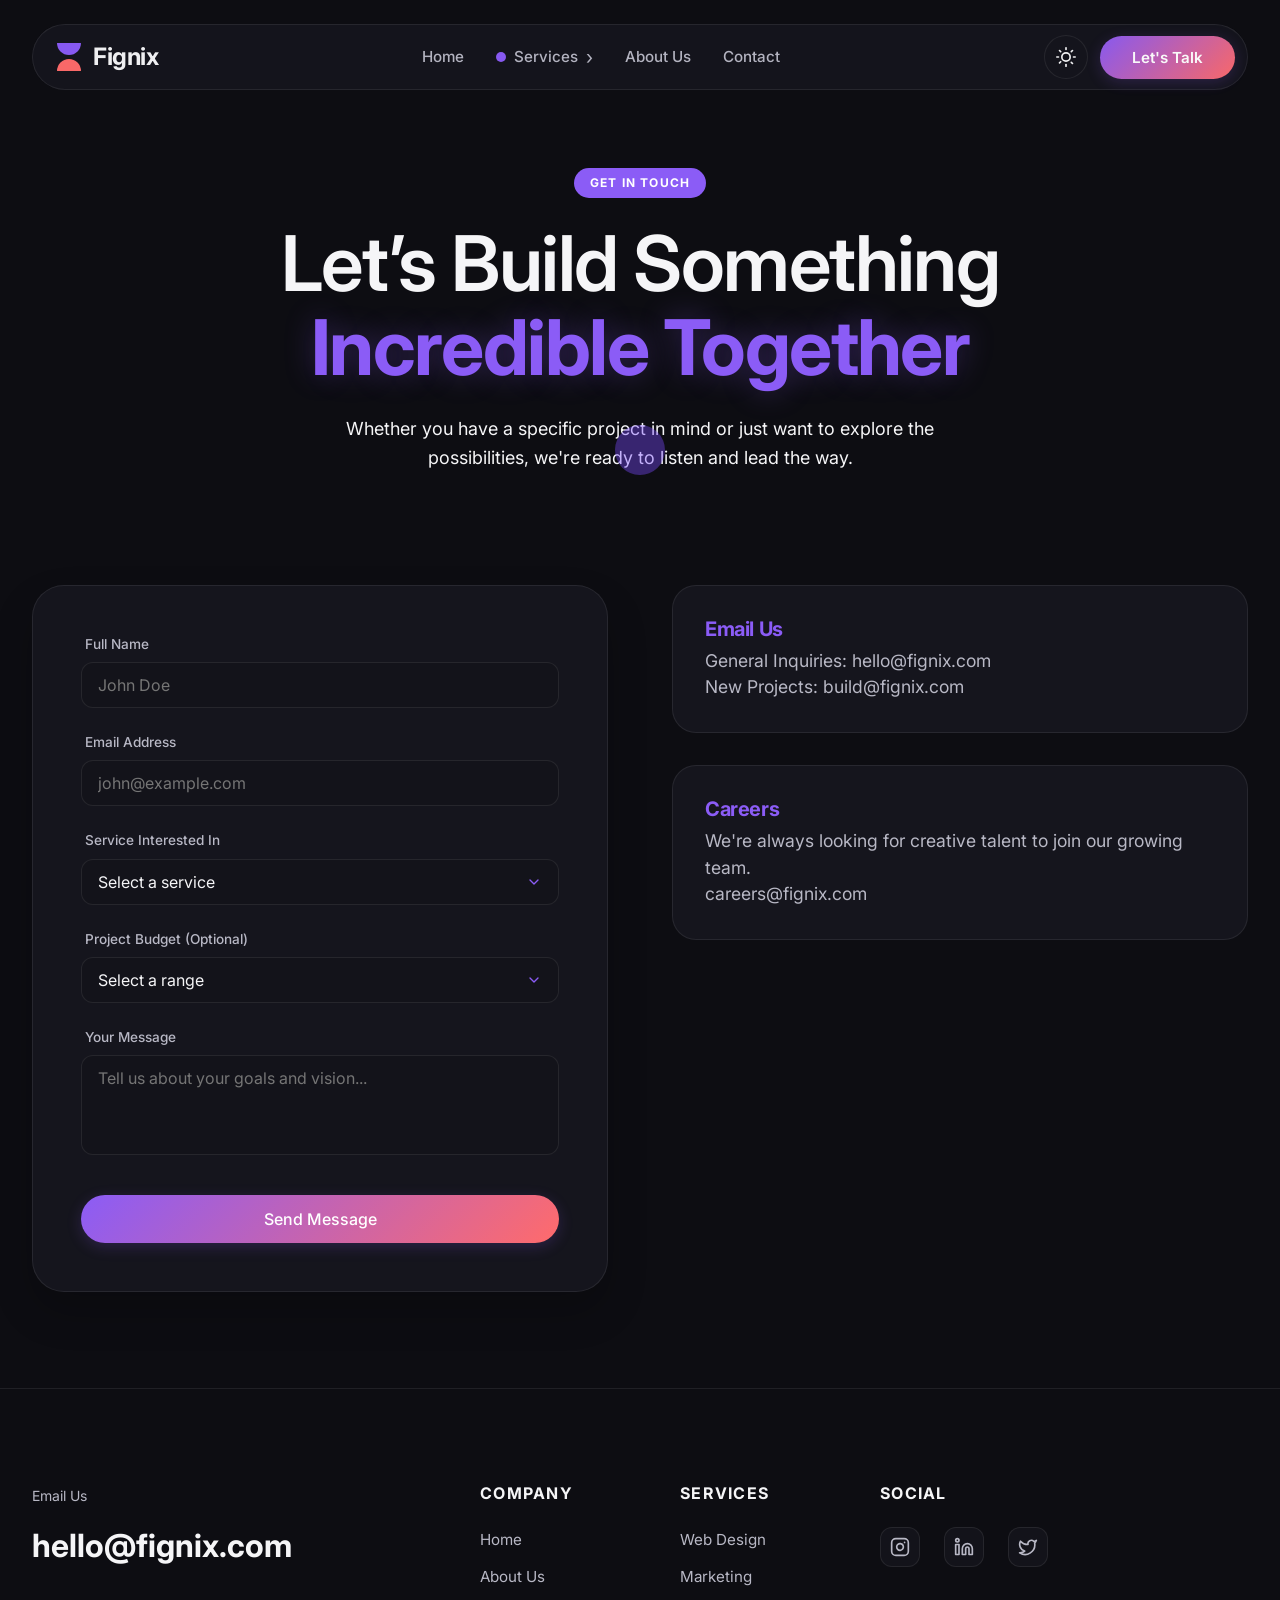
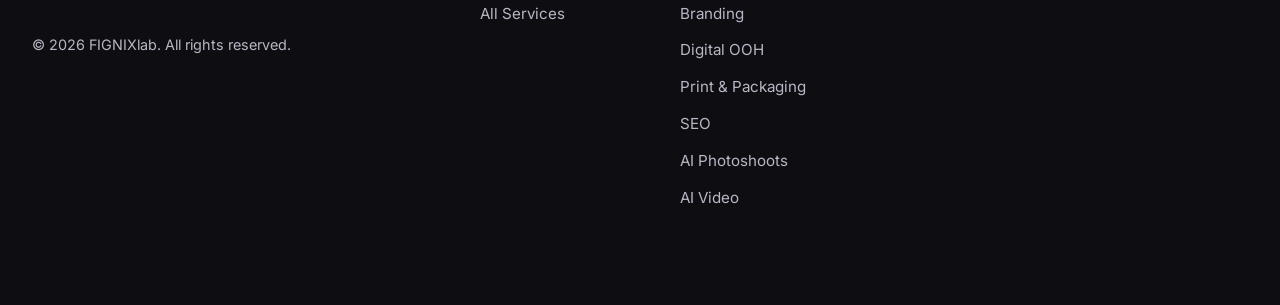
<file: contact.html>
<!DOCTYPE html>
<html lang="en">
<head>
    <meta charset="UTF-8">
    <meta name="viewport" content="width=device-width, initial-scale=1.0">
    <title>Contact Fignix | Let's Build Your Vision</title>
    <!-- Theme Script (Immediate to prevent FOUC) -->
    <script src="assets/js/theme.js"></script>
    <meta name="description" content="Get in touch with Fignix Agency. Whether you have a project in mind or just want to say hello, we're here to help you build your next digital experience.">
    <!-- Google Fonts -->
    <link rel="preconnect" href="https://fonts.googleapis.com">
    <link rel="preconnect" href="https://fonts.gstatic.com" crossorigin>
    <link href="https://fonts.googleapis.com/css2?family=Inter:wght@400;500;600;700;800&display=swap" rel="stylesheet">
    
    <link rel="stylesheet" href="assets/css/style.css">
    <style>
        .contact-hero {
            padding-top: calc(var(--nav-height) + 6rem);
            padding-bottom: 4rem;
            text-align: center;
        }

        .contact-grid {
            display: grid;
            grid-template-columns: 1fr 1fr;
            gap: 4rem;
            margin-bottom: 6rem;
        }

        .contact-form-card {
            background-color: var(--card-bg);
            border: 1px solid var(--border-color);
            border-radius: 32px;
            padding: 3rem;
            box-shadow: 0 20px 40px rgba(0,0,0,0.2);
        }

        .contact-info-card {
            display: flex;
            flex-direction: column;
            gap: 2rem;
        }

        .info-item {
            background-color: var(--card-bg);
            border: 1px solid var(--border-color);
            border-radius: 24px;
            padding: 2rem;
            transition: var(--transition);
        }

        .info-item:hover {
            border-color: var(--primary);
            transform: translateY(-5px);
        }

        .info-item h3 {
            color: var(--primary);
            margin-bottom: 0.5rem;
            font-size: 1.25rem;
        }

        .info-item p {
            color: var(--text-light);
            font-size: 1.1rem;
        }

        @media (max-width: 992px) {
            .contact-grid {
                grid-template-columns: 1fr;
                gap: 3rem;
            }
        }
    </style>
</head>
<body class="contact-page">
    <canvas id="global-canvas"></canvas>

    <!-- Header Section -->
    <div id="header-container" class="header-container">
        <header class="header">
            <div class="header-logo">
                <div class="logo-icon-wrapper">
                    <div class="logo-top-half"></div>
                    <div class="logo-bottom-half"></div>
                </div>
                <span class="logo-text">Fignix</span>
            </div>
            
            <nav class="header-nav">
                <a href="index.html" class="nav-link">Home</a>
                <div class="nav-item has-dropdown">
                    <a href="services.html" class="nav-link">
                        <span class="dot"></span>Services <span class="dropdown-arrow">›</span>
                    </a>
                    <div class="mega-menu">
                        <div class="mega-menu-grid">
                            <a href="service-website-design.html" class="mega-service-card">
                                <div class="card-bg" style="background-image: url('assets/images/service_website_design_hero.png');"></div>
                                <div class="card-overlay"></div>
                                <div class="card-content">
                                    <h4>Website Design & Hosting</h4>
                                    <span class="card-arrow">›</span>
                                </div>
                            </a>
                            <a href="service-digital-marketing.html" class="mega-service-card">
                                <div class="card-bg" style="background-image: url('assets/images/service_marketing_hero.png');"></div>
                                <div class="card-overlay"></div>
                                <div class="card-content">
                                    <h4>Digital Marketing</h4>
                                    <span class="card-arrow">›</span>
                                </div>
                            </a>
                            <a href="service-graphic-logo-design.html" class="mega-service-card">
                                <div class="card-bg" style="background-image: url('assets/images/service_branding_hero.png');"></div>
                                <div class="card-overlay"></div>
                                <div class="card-content">
                                    <h4>Graphic & Logo Designing</h4>
                                    <span class="card-arrow">›</span>
                                </div>
                            </a>
                            <a href="service-digital-ooh.html" class="mega-service-card">
                                <div class="card-bg" style="background-image: url('assets/images/service_ooh_hero.png');"></div>
                                <div class="card-overlay"></div>
                                <div class="card-content">
                                    <h4>Digital OOH Advertising</h4>
                                    <span class="card-arrow">›</span>
                                </div>
                            </a>
                            <a href="service-print-packaging.html" class="mega-service-card">
                                <div class="card-bg" style="background-image: url('assets/images/service_print_packaging_hero.png');"></div>
                                <div class="card-overlay"></div>
                                <div class="card-content">
                                    <h4>Print & Packaging</h4>
                                    <span class="card-arrow">›</span>
                                </div>
                            </a>
                            <a href="service-seo.html" class="mega-service-card">
                                <div class="card-bg" style="background-image: url('assets/images/service_seo_hero.png');"></div>
                                <div class="card-overlay"></div>
                                <div class="card-content">
                                    <h4>Search Engine Optimization</h4>
                                    <span class="card-arrow">›</span>
                                </div>
                            </a>
                            <a href="service-ai-photoshoots.html" class="mega-service-card">
                                <div class="card-bg" style="background-image: url('assets/images/service_ai_photoshoot_hero.png');"></div>
                                <div class="card-overlay"></div>
                                <div class="card-content">
                                    <h4>AI Product Photoshoots</h4>
                                    <span class="card-arrow">›</span>
                                </div>
                            </a>
                            <a href="service-ai-video.html" class="mega-service-card">
                                <div class="card-bg" style="background-image: url('assets/images/service_ai_video_hero.png');"></div>
                                <div class="card-overlay"></div>
                                <div class="card-content">
                                    <h4>AI Video Creation</h4>
                                    <span class="card-arrow">›</span>
                                </div>
                            </a>
                        </div>
                    </div>
                </div>
                <div class="nav-item">
                    <a href="about.html" class="nav-link">About Us</a>
                </div>
                <div class="nav-item">
                    <a href="contact.html" class="nav-link active">Contact</a>
                </div>
            </nav>
            
                        <div class="header-action">
                <!-- Mobile Toggle -->
                <button class="mobile-menu-toggle" id="mobile-toggle" aria-label="Toggle Mobile Menu">
                    <svg xmlns="http://www.w3.org/2000/svg" viewBox="0 0 24 24" fill="none" stroke="currentColor">
                        <line x1="3" y1="12" x2="21" y2="12" class="line-mid"></line>
                        <line x1="3" y1="6" x2="21" y2="6" class="line-top"></line>
                        <line x1="3" y1="18" x2="21" y2="18" class="line-bot"></line>
                    </svg>
                </button>
                <button class="theme-toggle" id="theme-toggle" aria-label="Toggle Theme">
                    <svg xmlns="http://www.w3.org/2000/svg" width="24" height="24" viewBox="0 0 24 24" fill="none" stroke="currentColor" stroke-width="2" stroke-linecap="round" stroke-linejoin="round" class="sun-icon toggle-icon"><circle cx="12" cy="12" r="5"/><line x1="12" y1="1" x2="12" y2="3"/><line x1="12" y1="21" x2="12" y2="23"/><line x1="4.22" y1="4.22" x2="5.64" y2="5.64"/><line x1="18.36" y1="18.36" x2="19.78" y2="19.78"/><line x1="1" y1="12" x2="3" y2="12"/><line x1="21" y1="12" x2="23" y2="12"/><line x1="4.22" y1="19.07" x2="5.64" y2="17.66"/><line x1="18.36" y1="5.64" x2="19.78" y2="4.22"/></svg>
                    <svg xmlns="http://www.w3.org/2000/svg" width="24" height="24" viewBox="0 0 24 24" fill="none" stroke="currentColor" stroke-width="2" stroke-linecap="round" stroke-linejoin="round" class="moon-icon toggle-icon"><path d="M21 12.79A9 9 0 1 1 11.21 3 7 7 0 0 0 21 12.79z"/></svg>
                </button>
                <button class="btn btn-primary" onclick="openContactModal()">Let's Talk</button>
            </div>
            <!-- Mobile Navigation Drawer -->
            <div class="mobile-nav" id="mobile-nav">
                <a href="index.html" class="mobile-nav-link">Home</a>
                <a href="about.html" class="mobile-nav-link">About Us</a>
                <a href="services.html" class="mobile-nav-link">All Services</a>
                
                <div class="mobile-services-accordion">
                    <div class="mobile-services-label">Specialties</div>
                    <div class="mobile-services-list">
                        <a href="service-website-design.html" class="mobile-service-item">Web Design</a>
                        <a href="service-digital-marketing.html" class="mobile-service-item">Marketing</a>
                        <a href="service-graphic-logo-design.html" class="mobile-service-item">Branding</a>
                        <a href="service-seo.html" class="mobile-service-item">SEO Solutions</a>
                        <a href="service-print-packaging.html" class="mobile-service-item">Packaging</a>
                    </div>
                </div>
                
                <div style="margin-top: auto; padding-top: 2rem; border-top: 1px solid var(--border-color); display: flex; flex-direction: column; gap: 1rem;">
                    <a href="contact.html" class="mobile-nav-link" style="color: var(--primary); font-size: 1.5rem;">Contact Us</a>
                    <button class="btn btn-primary" onclick="openContactModal()" style="width: 100%; padding: 1rem; font-size: 1.1rem; border-radius: 500px;">Let's Talk</button>
                </div>
            </div>
        </header>
    </div>

    <main class="container">
        <!-- Hero Section -->
        <section class="contact-hero reveal">
            <div class="section-label">GET IN TOUCH</div>
            <h1 class="hero-title">Let’s Build Something<br><span class="text-highlight">Incredible Together</span></h1>
            <p class="hero-description" style="margin: 1.5rem auto 3rem;">Whether you have a specific project in mind or just want to explore the possibilities, we're ready to listen and lead the way.</p>
        </section>

        <!-- Contact Grid -->
        <section class="contact-grid">
            <!-- Form Card -->
            <div class="contact-form-card reveal">
                <form class="modal-form" onsubmit="handleFormSubmit(event)">
                    <div class="form-group">
                        <label for="name">Full Name</label>
                        <input type="text" id="name" placeholder="John Doe" required>
                    </div>
                    <div class="form-group">
                        <label for="email">Email Address</label>
                        <input type="email" id="email" placeholder="john@example.com" required>
                    </div>
                    <div class="form-group">
                        <label for="service">Service Interested In</label>
                        <select id="service" required>
                            <option value="" disabled selected>Select a service</option>
                            <option value="website">Website Design & Hosting</option>
                            <option value="marketing">Digital Marketing</option>
                            <option value="seo">SEO Optimization</option>
                            <option value="branding">Graphic & Logo Design</option>
                            <option value="ooh">Digital OOH Advertising</option>
                            <option value="print">Print & Packaging</option>
                            <option value="ai">AI Creative Services</option>
                        </select>
                    </div>
                    <div class="form-group">
                        <label for="budget">Project Budget (Optional)</label>
                        <select id="budget">
                            <option value="" disabled selected>Select a range</option>
                            <option value="1-5k">$1,000 - $5,000</option>
                            <option value="5-10k">$5,000 - $10,000</option>
                            <option value="10-25k">$10,000 - $25,000</option>
                            <option value="25k+">$25,000+</option>
                        </select>
                    </div>
                    <div class="form-group">
                        <label for="message">Your Message</label>
                        <textarea id="message" placeholder="Tell us about your goals and vision..." required></textarea>
                    </div>
                    <button type="submit" class="btn btn-primary" style="width: 100%; margin-top: 1rem;">Send Message</button>
                </form>
            </div>

            <!-- Info Items -->
            <div class="contact-info-card">
                <div class="info-item reveal">
                    <h3>Email Us</h3>
                    <p>General Inquiries: hello@fignix.com</p>
                    <p>New Projects: build@fignix.com</p>
                </div>
                <div class="info-item reveal" style="transition-delay: 0.1s;">
                    <h3>Careers</h3>
                    <p>We're always looking for creative talent to join our growing team.</p>
                    <p>careers@fignix.com</p>
                </div>
            </div>
        </section>
    </main>

    <!-- Footer -->
        <footer class="footer section-padding container" style="background-color: var(--bg-color); border-top: 1px solid var(--border-color);">
        <div class="footer-bottom">
            <div class="footer-left">
                <p class="footer-label">Email Us</p>
                <a href="mailto:hello@fignix.com" class="footer-email">hello@fignix.com</a>
                <p class="footer-copy">© 2026 FIGNIXlab. All rights reserved.</p>
            </div>
            <div class="footer-links-grid">
                <div class="footer-column">
                    <h4>Company</h4>
                    <ul>
                        <li><a href="index.html">Home</a></li>
                        <li><a href="about.html">About Us</a></li>
                        <li><a href="services.html">All Services</a></li>
                    </ul>
                </div>
                <div class="footer-column">
                    <h4>Services</h4>
                    <ul>
                        <li><a href="service-website-design.html">Web Design</a></li>
                        <li><a href="service-digital-marketing.html">Marketing</a></li>
                        <li><a href="service-graphic-logo-design.html">Branding</a></li>
                        <li><a href="service-digital-ooh.html">Digital OOH</a></li>
                        <li><a href="service-print-packaging.html">Print & Packaging</a></li>
                        <li><a href="service-seo.html">SEO</a></li>
                        <li><a href="service-ai-photoshoots.html">AI Photoshoots</a></li>
                        <li><a href="service-ai-video.html">AI Video</a></li>
                    </ul>
                </div>
                <div class="footer-column">
                    <h4>Social</h4>
                    <ul class="social-links">
                        <li><a href="#" aria-label="Instagram"><svg xmlns="http://www.w3.org/2000/svg" width="20" height="20" viewBox="0 0 24 24" fill="none" stroke="currentColor" stroke-width="2" stroke-linecap="round" stroke-linejoin="round"><rect width="20" height="20" x="2" y="2" rx="5" ry="5"/><path d="M16 11.37A4 4 0 1 1 12.63 8 4 4 0 0 1 16 11.37z"/><line x1="17.5" y1="6.5" x2="17.51" y2="6.5"/></svg></a></li>
                        <li><a href="#" aria-label="LinkedIn"><svg xmlns="http://www.w3.org/2000/svg" width="20" height="20" viewBox="0 0 24 24" fill="none" stroke="currentColor" stroke-width="2" stroke-linecap="round" stroke-linejoin="round"><path d="M16 8a6 6 0 0 1 6 6v7h-4v-7a2 2 0 0 0-2-2 2 2 0 0 0-2 2v7h-4v-7a6 6 0 0 1 6-6z"/><rect width="4" height="12" x="2" y="9"/><circle cx="4" cy="4" r="2"/></svg></a></li>
                        <li><a href="#" aria-label="Twitter"><svg xmlns="http://www.w3.org/2000/svg" width="20" height="20" viewBox="0 0 24 24" fill="none" stroke="currentColor" stroke-width="2" stroke-linecap="round" stroke-linejoin="round"><path d="M22 4s-.7 2.1-2 3.4c1.6 10-9.4 17.3-18 11.6 2.2.1 4.4-.6 6-2C3 15.5.5 9.6 3 5c2.2 2.6 5.6 4.1 9 4-.9-4.2 4-6.6 7-3.8 1.1 0 3-1.2 3-1.2z"/></svg></a></li>
                    </ul>
                </div>
            </div>
        </div>
    </footer>

    <script src="assets/js/main.js"></script>
    <script src="assets/js/global-canvas.js"></script>
</body>
</html>
</file>
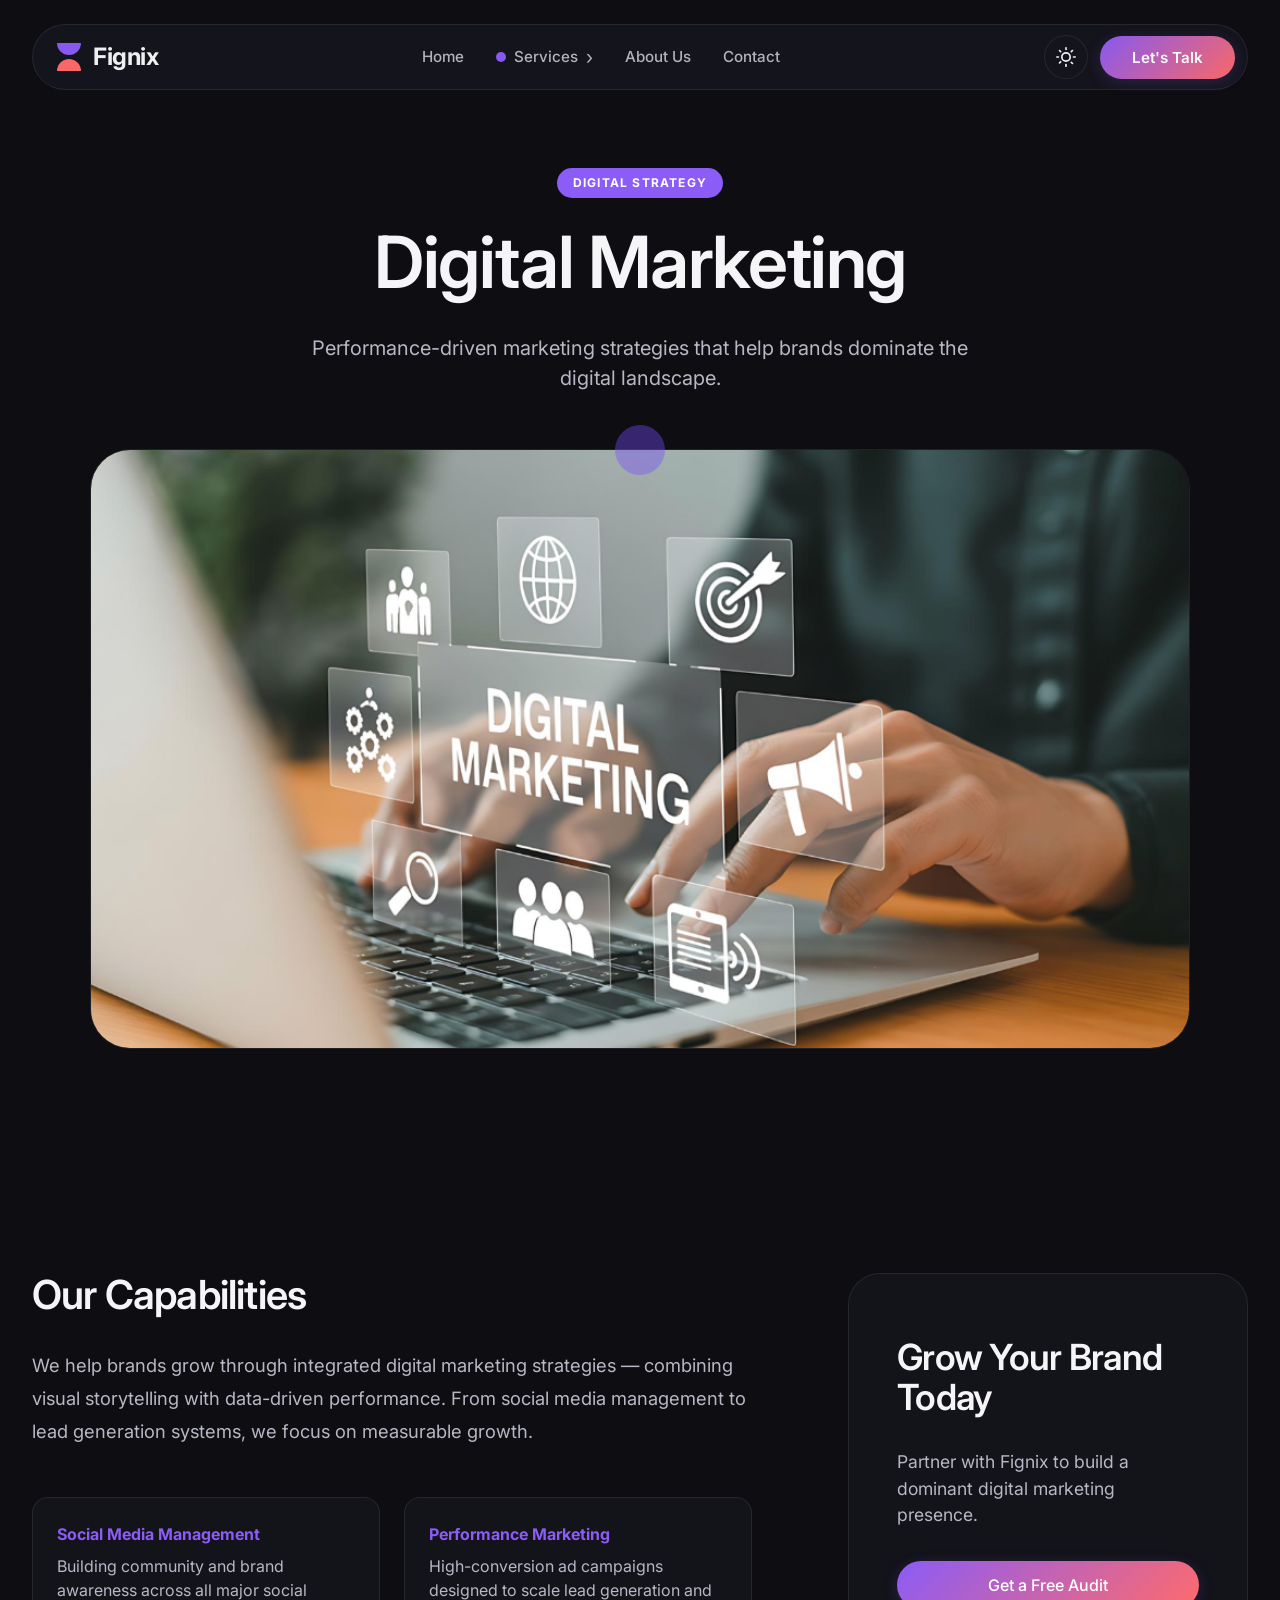
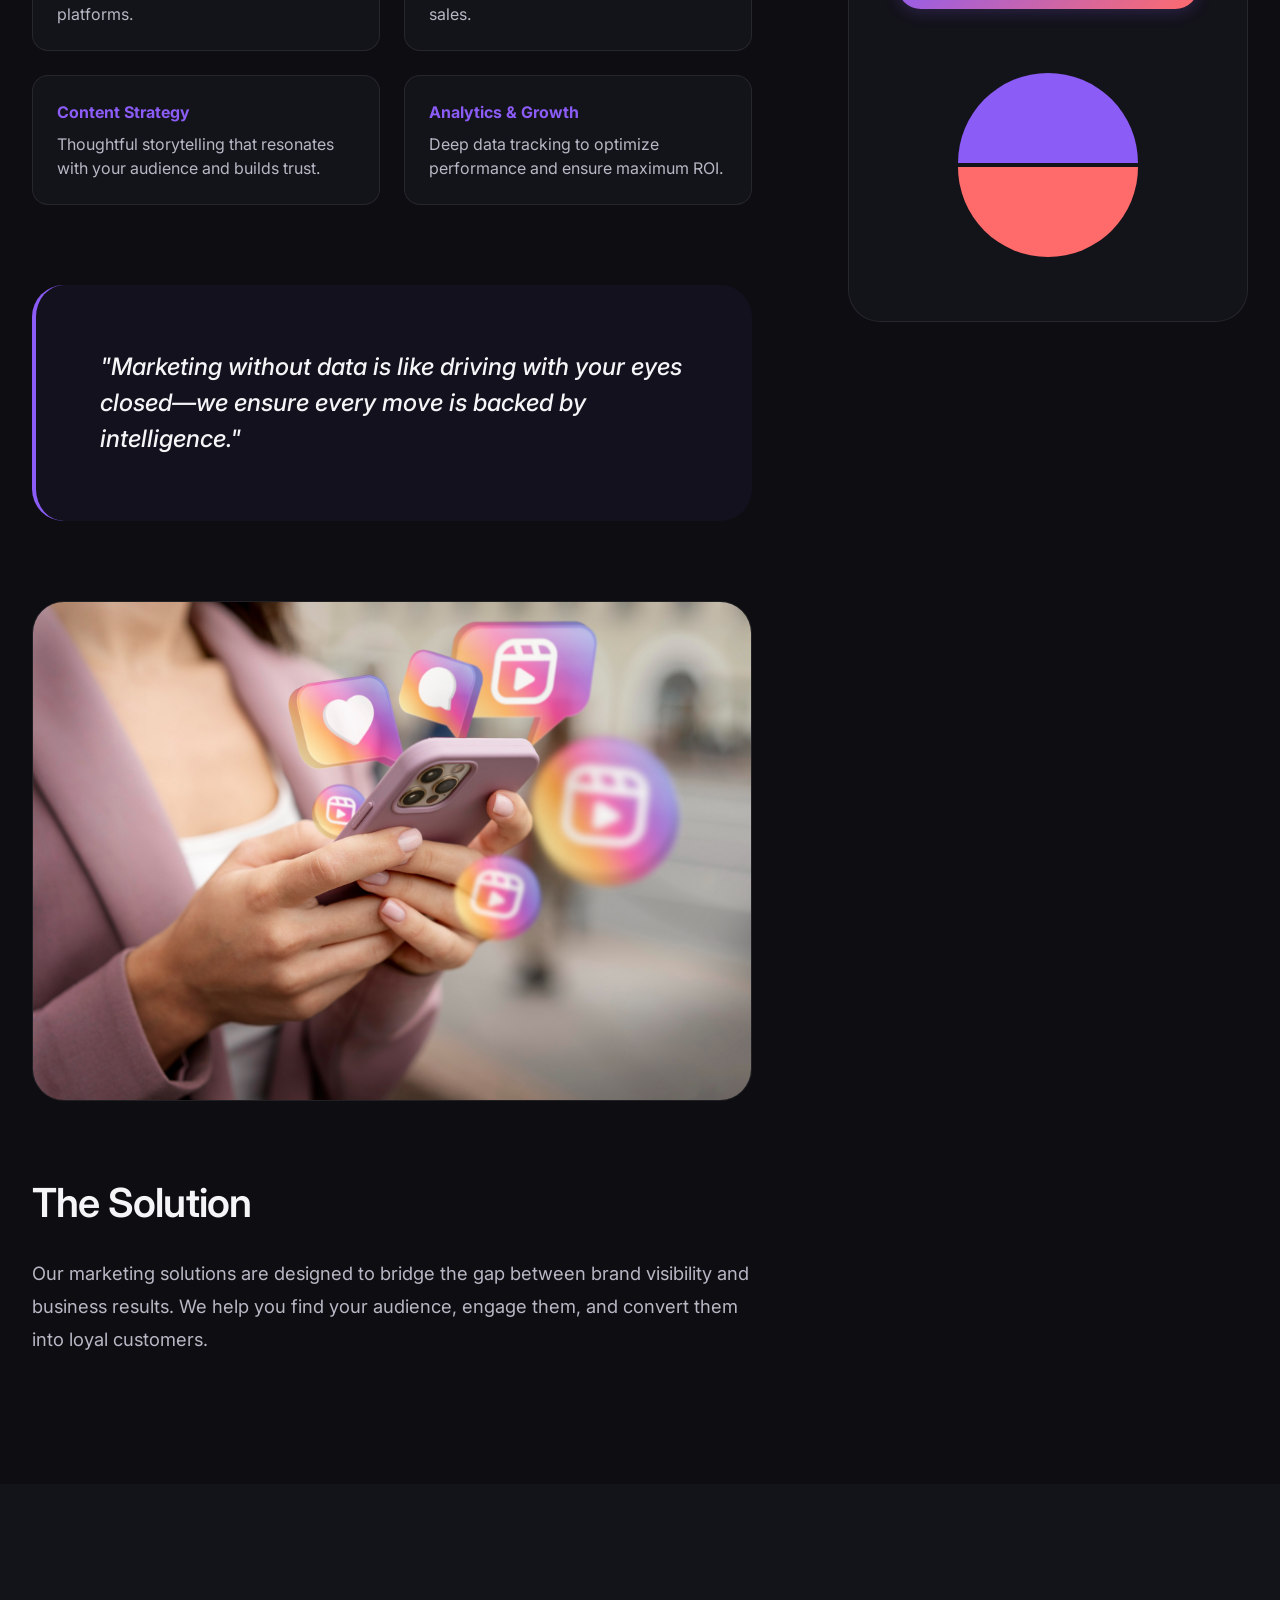
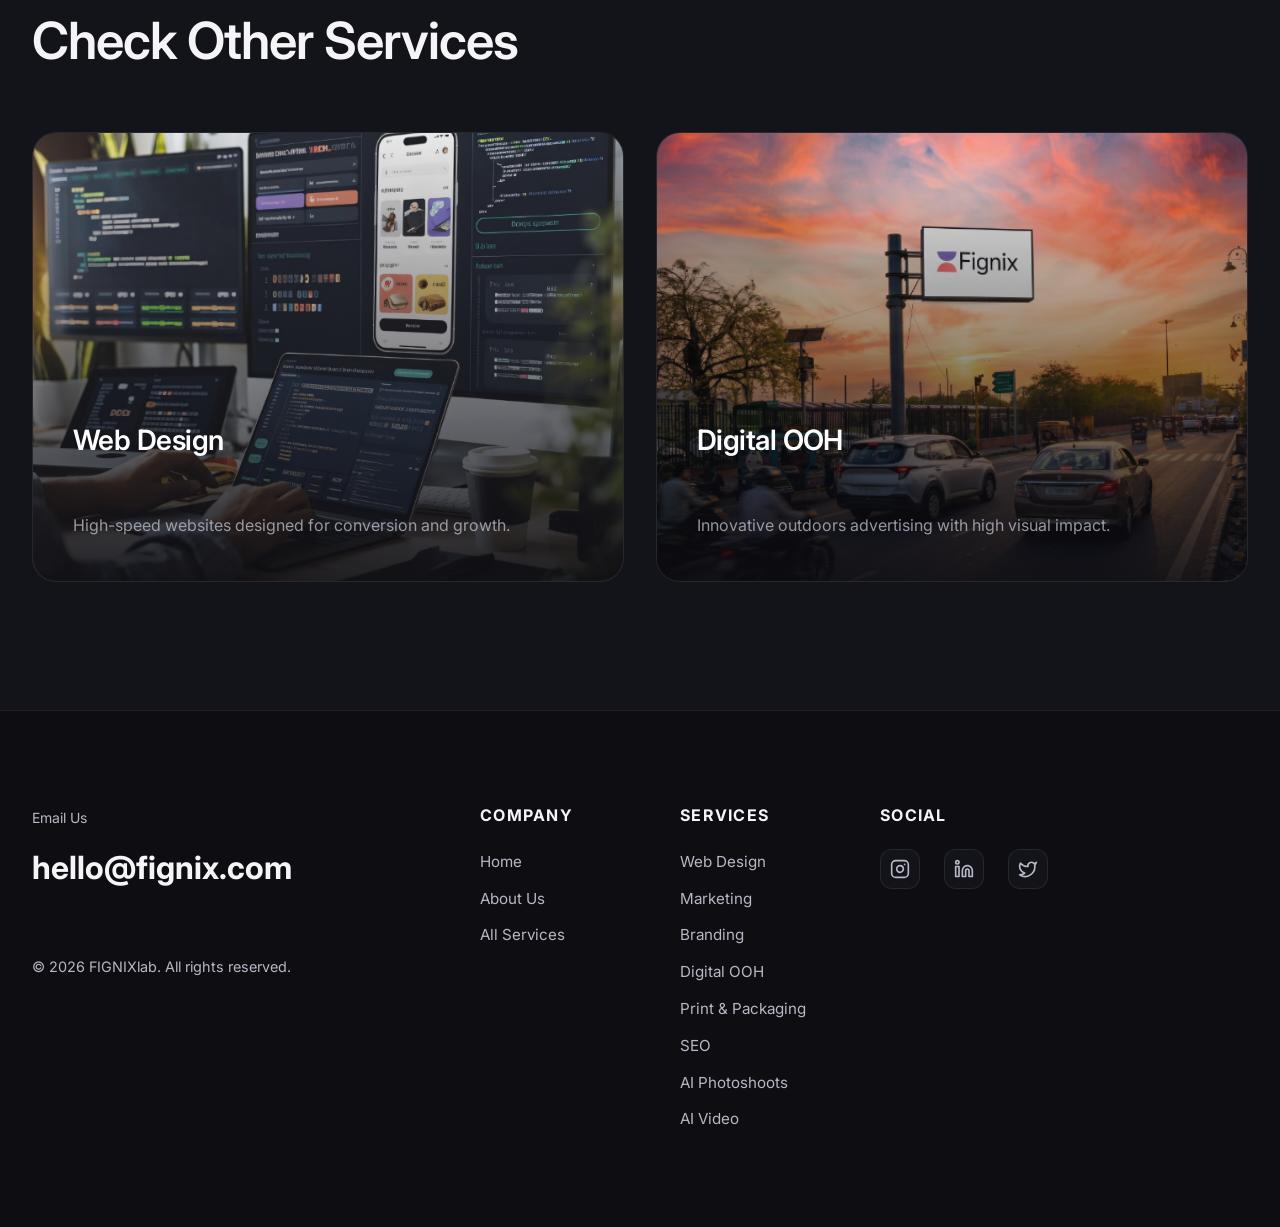
<file: service-digital-marketing.html>
<!DOCTYPE html>
<html lang="en">
<head>
    <meta charset="UTF-8">
    <meta name="viewport" content="width=device-width, initial-scale=1.0">
    <title>Digital Marketing Services | Fignix</title>
    <!-- Theme Script (Immediate to prevent FOUC) -->
    <script src="assets/js/theme.js"></script>
    <meta name="description" content="Strategic digital marketing services including social media management, brand awareness, and conversion-focused performance marketing for growth.">
    <!-- Google Fonts -->
    <link rel="preconnect" href="https://fonts.googleapis.com">
    <link rel="preconnect" href="https://fonts.gstatic.com" crossorigin>
    <link href="https://fonts.googleapis.com/css2?family=Inter:wght@400;500;600;700;800&display=swap" rel="stylesheet">
    
    <link rel="stylesheet" href="assets/css/style.css">
</head>
<body class="services-page">
    <canvas id="global-canvas"></canvas>

    <!-- Header Section -->
    <div id="header-container" class="header-container">
        <header class="header">
            <div class="header-logo">
                <div class="logo-icon-wrapper">
                    <div class="logo-top-half"></div>
                    <div class="logo-bottom-half"></div>
                </div>
                <span class="logo-text">Fignix</span>
            </div>
            
            <nav class="header-nav">
                <a href="index.html" class="nav-link">Home</a>
                <div class="nav-item has-dropdown">
                    <a href="services.html" class="nav-link active">
                        <span class="dot"></span>Services <span class="dropdown-arrow">›</span>
                    </a>
                    <div class="mega-menu">
                        <div class="mega-menu-grid">
                            <a href="service-website-design.html" class="mega-service-card">
                                <div class="card-bg" style="background-image: url('assets/images/service_website_design_hero.png');"></div>
                                <div class="card-overlay"></div>
                                <div class="card-content">
                                    <h4>Website Design & Hosting</h4>
                                    <span class="card-arrow">›</span>
                                </div>
                            </a>
                            <a href="service-digital-marketing.html" class="mega-service-card">
                                <div class="card-bg" style="background-image: url('assets/images/service_marketing_hero.png');"></div>
                                <div class="card-overlay"></div>
                                <div class="card-content">
                                    <h4>Digital Marketing</h4>
                                    <span class="card-arrow">›</span>
                                </div>
                            </a>
                            <a href="service-graphic-logo-design.html" class="mega-service-card">
                                <div class="card-bg" style="background-image: url('assets/images/service_branding_hero.png');"></div>
                                <div class="card-overlay"></div>
                                <div class="card-content">
                                    <h4>Graphic & Logo Designing</h4>
                                    <span class="card-arrow">›</span>
                                </div>
                            </a>
                            <a href="service-digital-ooh.html" class="mega-service-card">
                                <div class="card-bg" style="background-image: url('assets/images/service_ooh_hero.png');"></div>
                                <div class="card-overlay"></div>
                                <div class="card-content">
                                    <h4>Digital OOH Advertising</h4>
                                    <span class="card-arrow">›</span>
                                </div>
                            </a>
                            <a href="service-print-packaging.html" class="mega-service-card">
                                <div class="card-bg" style="background-image: url('assets/images/service_print_packaging_hero.png');"></div>
                                <div class="card-overlay"></div>
                                <div class="card-content">
                                    <h4>Print & Packaging</h4>
                                    <span class="card-arrow">›</span>
                                </div>
                            </a>
                            <a href="service-seo.html" class="mega-service-card">
                                <div class="card-bg" style="background-image: url('assets/images/service_seo_hero.png');"></div>
                                <div class="card-overlay"></div>
                                <div class="card-content">
                                    <h4>Search Engine Optimization</h4>
                                    <span class="card-arrow">›</span>
                                </div>
                            </a>
                            <a href="service-ai-photoshoots.html" class="mega-service-card">
                                <div class="card-bg" style="background-image: url('assets/images/service_ai_photoshoot_hero.png');"></div>
                                <div class="card-overlay"></div>
                                <div class="card-content">
                                    <h4>AI Product Photoshoots</h4>
                                    <span class="card-arrow">›</span>
                                </div>
                            </a>
                            <a href="service-ai-video.html" class="mega-service-card">
                                <div class="card-bg" style="background-image: url('assets/images/service_ai_video_hero.png');"></div>
                                <div class="card-overlay"></div>
                                <div class="card-content">
                                    <h4>AI Video Creation</h4>
                                    <span class="card-arrow">›</span>
                                </div>
                            </a>
                        </div>
                    </div>
                </div>
                <div class="nav-item">
                    <a href="about.html" class="nav-link">About Us</a>
                </div>
                <div class="nav-item">
                    <a href="contact.html" class="nav-link">Contact</a>
                </div>
            </nav>
            
                        <div class="header-action">
                <!-- Mobile Toggle -->
                <button class="mobile-menu-toggle" id="mobile-toggle" aria-label="Toggle Mobile Menu">
                    <svg xmlns="http://www.w3.org/2000/svg" viewBox="0 0 24 24" fill="none" stroke="currentColor">
                        <line x1="3" y1="12" x2="21" y2="12" class="line-mid"></line>
                        <line x1="3" y1="6" x2="21" y2="6" class="line-top"></line>
                        <line x1="3" y1="18" x2="21" y2="18" class="line-bot"></line>
                    </svg>
                </button>
                <button class="theme-toggle" id="theme-toggle" aria-label="Toggle Theme">
                    <svg xmlns="http://www.w3.org/2000/svg" width="24" height="24" viewBox="0 0 24 24" fill="none" stroke="currentColor" stroke-width="2" stroke-linecap="round" stroke-linejoin="round" class="sun-icon toggle-icon"><circle cx="12" cy="12" r="5"/><line x1="12" y1="1" x2="12" y2="3"/><line x1="12" y1="21" x2="12" y2="23"/><line x1="4.22" y1="4.22" x2="5.64" y2="5.64"/><line x1="18.36" y1="18.36" x2="19.78" y2="19.78"/><line x1="1" y1="12" x2="3" y2="12"/><line x1="21" y1="12" x2="23" y2="12"/><line x1="4.22" y1="19.07" x2="5.64" y2="17.66"/><line x1="18.36" y1="5.64" x2="19.78" y2="4.22"/></svg>
                    <svg xmlns="http://www.w3.org/2000/svg" width="24" height="24" viewBox="0 0 24 24" fill="none" stroke="currentColor" stroke-width="2" stroke-linecap="round" stroke-linejoin="round" class="moon-icon toggle-icon"><path d="M21 12.79A9 9 0 1 1 11.21 3 7 7 0 0 0 21 12.79z"/></svg>
                </button>
                <button class="btn btn-primary" onclick="openContactModal()">Let's Talk</button>
            </div>
            <!-- Mobile Navigation Drawer -->
            <div class="mobile-nav" id="mobile-nav">
                <a href="index.html" class="mobile-nav-link">Home</a>
                <a href="about.html" class="mobile-nav-link">About Us</a>
                <a href="services.html" class="mobile-nav-link">All Services</a>
                
                <div class="mobile-services-accordion">
                    <div class="mobile-services-label">Specialties</div>
                    <div class="mobile-services-list">
                        <a href="service-website-design.html" class="mobile-service-item">Web Design</a>
                        <a href="service-digital-marketing.html" class="mobile-service-item">Marketing</a>
                        <a href="service-graphic-logo-design.html" class="mobile-service-item">Branding</a>
                        <a href="service-seo.html" class="mobile-service-item">SEO Solutions</a>
                        <a href="service-print-packaging.html" class="mobile-service-item">Packaging</a>
                    </div>
                </div>
                
                <div style="margin-top: auto; padding-top: 2rem; border-top: 1px solid var(--border-color); display: flex; flex-direction: column; gap: 1rem;">
                    <a href="contact.html" class="mobile-nav-link" style="color: var(--primary); font-size: 1.5rem;">Contact Us</a>
                    <button class="btn btn-primary" onclick="openContactModal()" style="width: 100%; padding: 1rem; font-size: 1.1rem; border-radius: 500px;">Let's Talk</button>
                </div>
            </div>
        </header>
    </div>

    <main>
        <!-- Hero -->
        <section class="services-hero container reveal">
            <div class="section-label">DIGITAL STRATEGY</div>
            <h1 class="services-title">Digital Marketing</h1>
            <p class="services-subtitle">Performance-driven marketing strategies that help brands dominate the digital landscape.</p>
            <div class="hero-image-wrapper">
                <img src="assets/images/service_marketing_hero.png" alt="Digital Marketing">
            </div>
        </section>

        <!-- Content -->
        <section class="services-content container">
            <div class="content-grid">
                <div class="left-column">
                    <div class="content-block reveal">
                        <h2 class="content-heading">Our Capabilities</h2>
                        <p class="content-text" style="margin-bottom: 3rem;">We help brands grow through integrated digital marketing strategies — combining visual storytelling with data-driven performance. From social media management to lead generation systems, we focus on measurable growth.</p>
                        <ul class="capabilities-list">
                            <li><strong>Social Media Management</strong> Building community and brand awareness across all major social platforms.</li>
                            <li><strong>Performance Marketing</strong> High-conversion ad campaigns designed to scale lead generation and sales.</li>
                            <li><strong>Content Strategy</strong> Thoughtful storytelling that resonates with your audience and builds trust.</li>
                            <li><strong>Analytics & Growth</strong> Deep data tracking to optimize performance and ensure maximum ROI.</li>
                        </ul>
                    </div>

                    <div class="quote-block reveal">
                        <p>"Marketing without data is like driving with your eyes closed—we ensure every move is backed by intelligence."</p>
                    </div>

                    <div class="image-block reveal">
                        <img src="assets/images/Digital Marketing_1.jpg" alt="Marketing Analytics">
                    </div>

                    <div class="content-block reveal">
                        <h2 class="content-heading">The Solution</h2>
                        <p class="content-text">Our marketing solutions are designed to bridge the gap between brand visibility and business results. We help you find your audience, engage them, and convert them into loyal customers.</p>
                    </div>
                </div>

                <!-- Sidebar -->
                <div class="right-column">
                    <div class="sticky-sidebar-card reveal">
                        <h3 class="sidebar-heading">Grow Your Brand Today</h3>
                        <p class="sidebar-text">Partner with Fignix to build a dominant digital marketing presence.</p>
                        <button class="btn btn-primary" onclick="openContactModal()">Get a Free Audit</button>
                        <div class="sidebar-graphic">
                            <div class="semi-circle semi-circle-top"></div>
                            <div class="semi-circle semi-circle-bottom"></div>
                        </div>
                    </div>
                </div>
            </div>
        </section>

        <!-- Other Services -->
        <section class="other-services">
            <div class="container">
                <h2 class="text-center reveal" style="color: var(--text-dark);">Check Other Services</h2>
                <div class="services-grid">
                    <a href="service-website-design.html" class="service-card reveal">
                        <div class="service-bg-image" style="background-image: url('assets/images/service_website_design_hero.png')"></div>
                        <div class="service-overlay"></div>
                        <div class="service-content">
                            <h3 class="service-name">Web Design</h3>
                            <p class="service-desc">High-speed websites designed for conversion and growth.</p>
                        </div>
                    </a>
                    <a href="service-digital-ooh.html" class="service-card reveal">
                        <div class="service-bg-image" style="background-image: url('assets/images/service_ooh_hero.png')"></div>
                        <div class="service-overlay"></div>
                        <div class="service-content">
                            <h3 class="service-name">Digital OOH</h3>
                            <p class="service-desc">Innovative outdoors advertising with high visual impact.</p>
                        </div>
                    </a>
                </div>
            </div>
        </section>
    </main>

    <!-- Footer -->
        <footer class="footer section-padding container" style="background-color: var(--bg-color); border-top: 1px solid var(--border-color);">
        <div class="footer-bottom">
            <div class="footer-left">
                <p class="footer-label">Email Us</p>
                <a href="mailto:hello@fignix.com" class="footer-email">hello@fignix.com</a>
                <p class="footer-copy">© 2026 FIGNIXlab. All rights reserved.</p>
            </div>
            <div class="footer-links-grid">
                <div class="footer-column">
                    <h4>Company</h4>
                    <ul>
                        <li><a href="index.html">Home</a></li>
                        <li><a href="about.html">About Us</a></li>
                        <li><a href="services.html">All Services</a></li>
                    </ul>
                </div>
                <div class="footer-column">
                    <h4>Services</h4>
                    <ul>
                        <li><a href="service-website-design.html">Web Design</a></li>
                        <li><a href="service-digital-marketing.html">Marketing</a></li>
                        <li><a href="service-graphic-logo-design.html">Branding</a></li>
                        <li><a href="service-digital-ooh.html">Digital OOH</a></li>
                        <li><a href="service-print-packaging.html">Print & Packaging</a></li>
                        <li><a href="service-seo.html">SEO</a></li>
                        <li><a href="service-ai-photoshoots.html">AI Photoshoots</a></li>
                        <li><a href="service-ai-video.html">AI Video</a></li>
                    </ul>
                </div>
                <div class="footer-column">
                    <h4>Social</h4>
                    <ul class="social-links">
                        <li><a href="#" aria-label="Instagram"><svg xmlns="http://www.w3.org/2000/svg" width="20" height="20" viewBox="0 0 24 24" fill="none" stroke="currentColor" stroke-width="2" stroke-linecap="round" stroke-linejoin="round"><rect width="20" height="20" x="2" y="2" rx="5" ry="5"/><path d="M16 11.37A4 4 0 1 1 12.63 8 4 4 0 0 1 16 11.37z"/><line x1="17.5" y1="6.5" x2="17.51" y2="6.5"/></svg></a></li>
                        <li><a href="#" aria-label="LinkedIn"><svg xmlns="http://www.w3.org/2000/svg" width="20" height="20" viewBox="0 0 24 24" fill="none" stroke="currentColor" stroke-width="2" stroke-linecap="round" stroke-linejoin="round"><path d="M16 8a6 6 0 0 1 6 6v7h-4v-7a2 2 0 0 0-2-2 2 2 0 0 0-2 2v7h-4v-7a6 6 0 0 1 6-6z"/><rect width="4" height="12" x="2" y="9"/><circle cx="4" cy="4" r="2"/></svg></a></li>
                        <li><a href="#" aria-label="Twitter"><svg xmlns="http://www.w3.org/2000/svg" width="20" height="20" viewBox="0 0 24 24" fill="none" stroke="currentColor" stroke-width="2" stroke-linecap="round" stroke-linejoin="round"><path d="M22 4s-.7 2.1-2 3.4c1.6 10-9.4 17.3-18 11.6 2.2.1 4.4-.6 6-2C3 15.5.5 9.6 3 5c2.2 2.6 5.6 4.1 9 4-.9-4.2 4-6.6 7-3.8 1.1 0 3-1.2 3-1.2z"/></svg></a></li>
                    </ul>
                </div>
            </div>
        </div>
    </footer>

    <!-- Contact Modal -->
    <div id="contact-modal" class="contact-modal">
        <div class="modal-content">
            <button class="modal-close" onclick="closeContactModal()">&times;</button>
            <div class="modal-header">
                <h2 class="modal-title">Let's Talk</h2>
                <p class="modal-subtitle">Share your vision with us and we'll bring it to life.</p>
            </div>
            <form class="modal-form" onsubmit="handleFormSubmit(event)">
                <div class="form-group">
                    <label for="modal-name">Full Name</label>
                    <input type="text" id="modal-name" placeholder="John Doe" required>
                </div>
                <div class="form-group">
                    <label for="modal-email">Email Address</label>
                    <input type="email" id="modal-email" placeholder="john@example.com" required>
                </div>
                <div class="form-group">
                    <label for="modal-service">Service Interested In</label>
                    <select id="modal-service" required>
                        <option value="" disabled selected>Select a service</option>
                        <option value="website">Website Design & Hosting</option>
                        <option value="marketing">Digital Marketing</option>
                        <option value="seo">SEO Optimization</option>
                        <option value="branding">Graphic & Logo Design</option>
                        <option value="ooh">Digital OOH Advertising</option>
                        <option value="ai">AI Creative Services</option>
                    </select>
                </div>
                <div class="form-group">
                    <label for="modal-message">Message</label>
                    <textarea id="modal-message" placeholder="Tell us about your project..." required></textarea>
                </div>
                <button type="submit" class="btn btn-primary" style="width: 100%; margin-top: 1rem;">Send Message</button>
            </form>
        </div>
    </div>

    <script src="assets/js/main.js"></script>
    <script src="assets/js/global-canvas.js"></script>
</body>
</html>
</file>
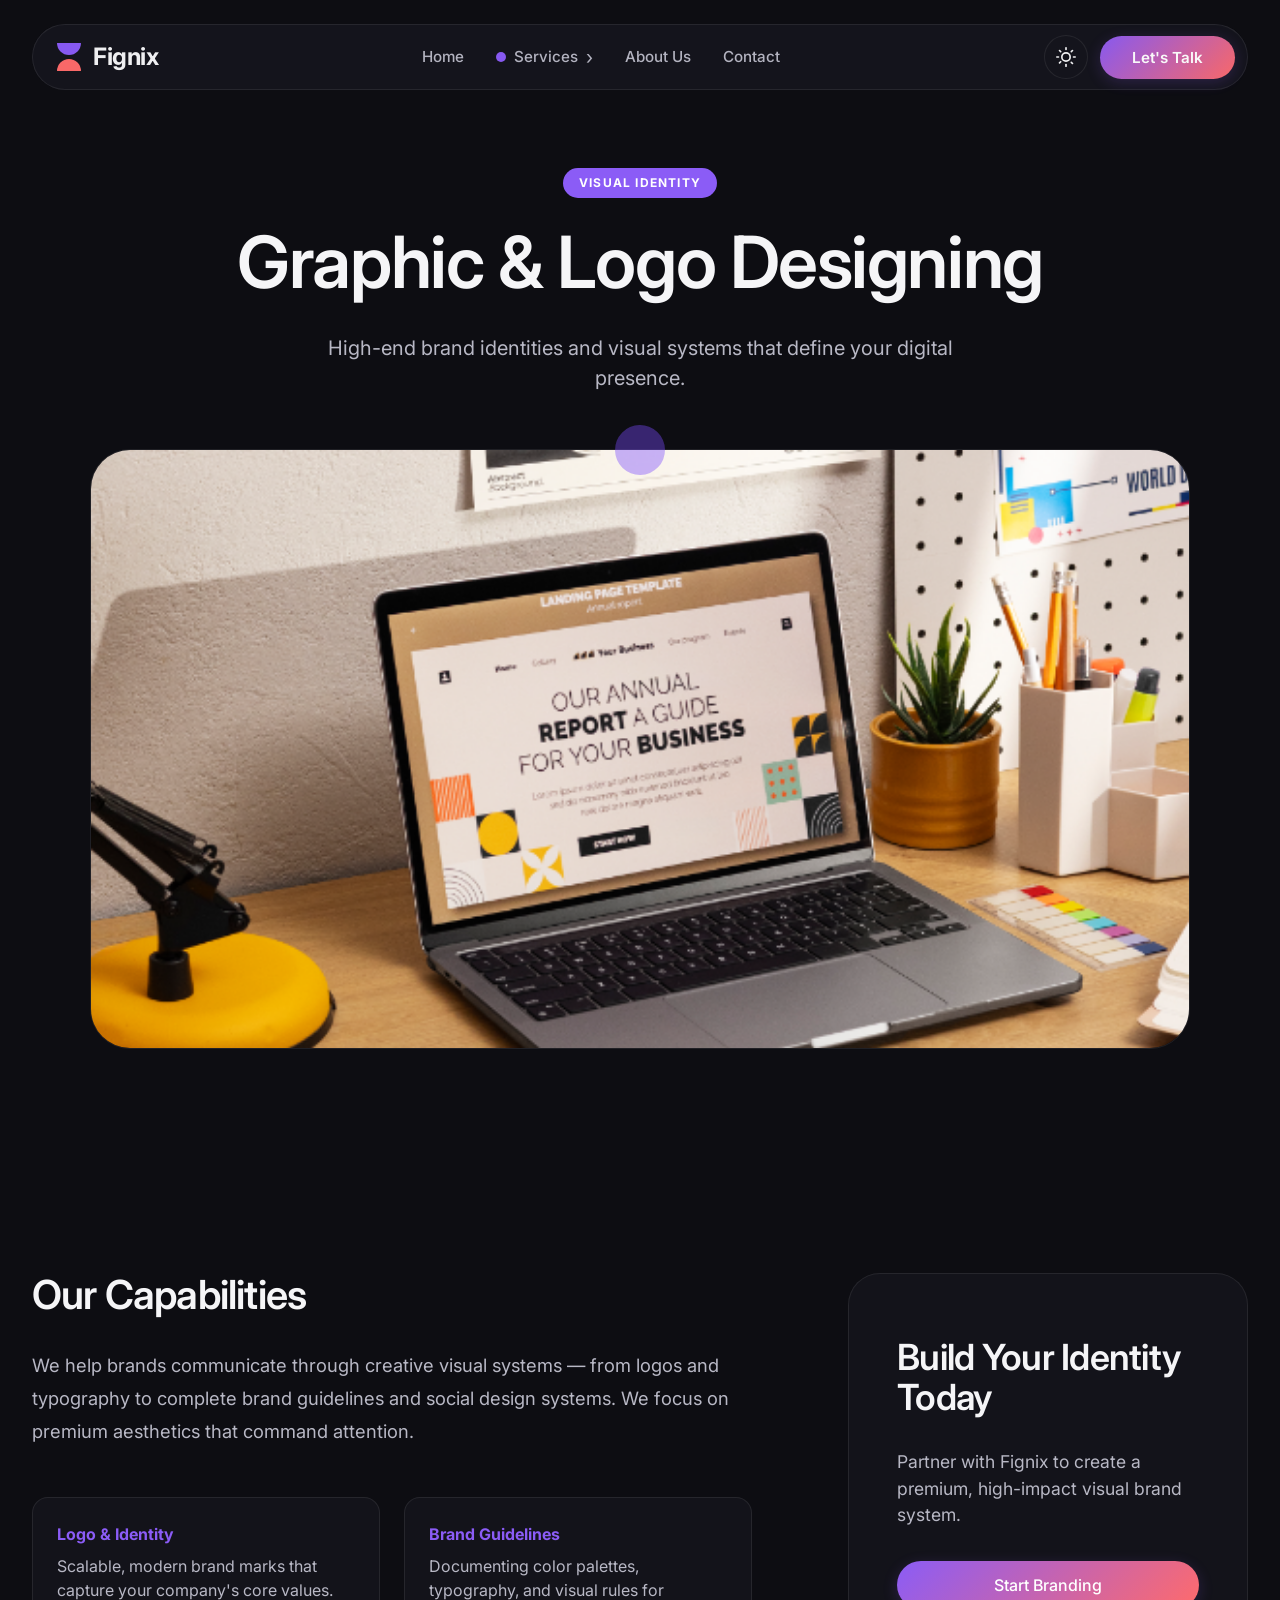
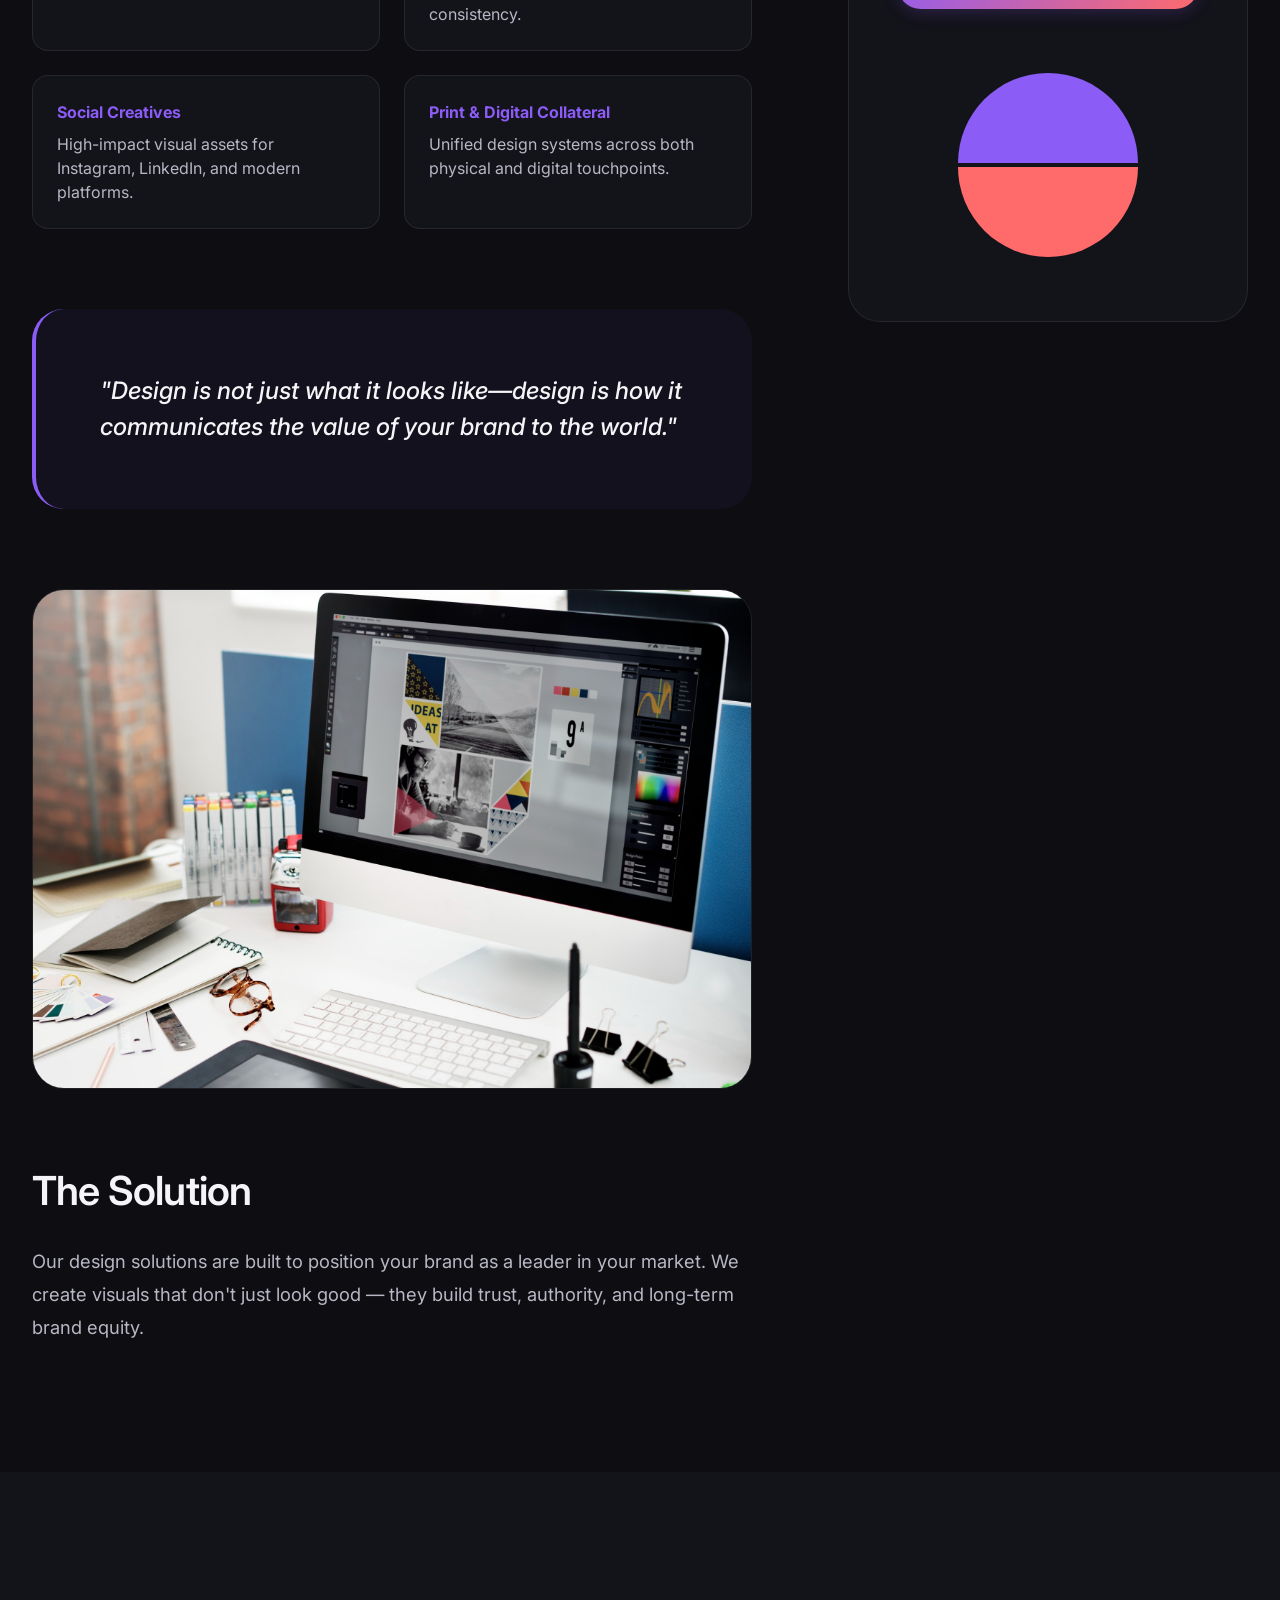
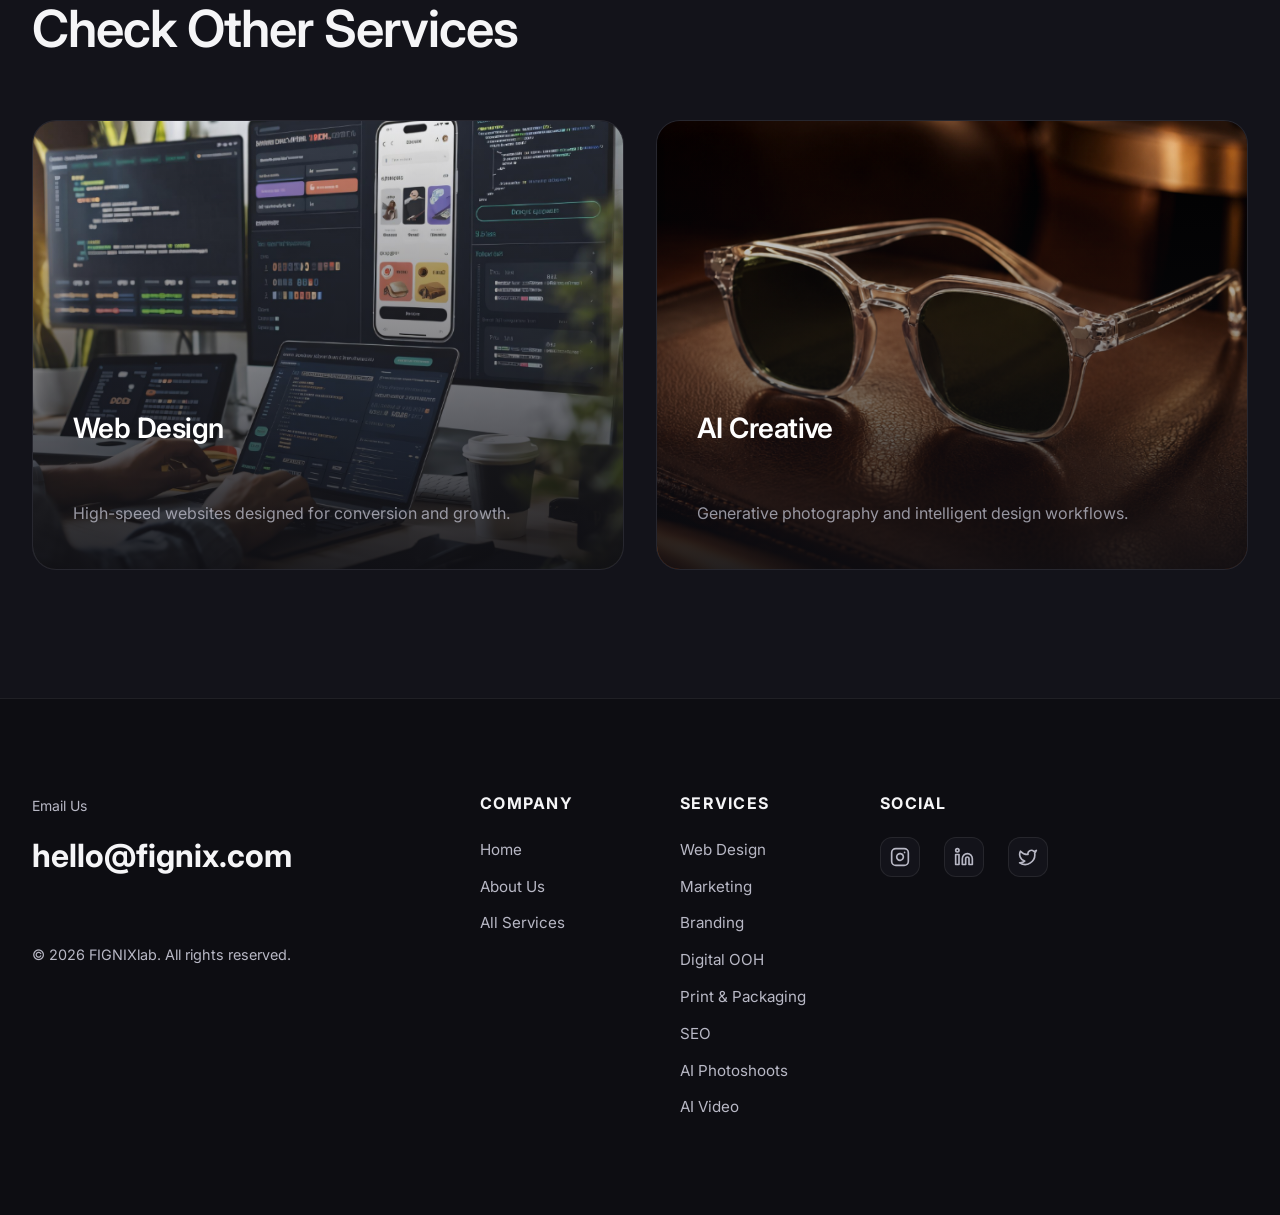
<file: service-graphic-logo-design.html>
<!DOCTYPE html>
<html lang="en">
<head>
    <meta charset="UTF-8">
    <meta name="viewport" content="width=device-width, initial-scale=1.0">
    <title>Graphic & Logo Design Services | Fignix</title>
    <!-- Theme Script (Immediate to prevent FOUC) -->
    <script src="assets/js/theme.js"></script>
    <meta name="description" content="Professional graphic and logo design services. High-end brand identities, visual storytelling, and creative design systems for modern businesses.">
    <!-- Google Fonts -->
    <link rel="preconnect" href="https://fonts.googleapis.com">
    <link rel="preconnect" href="https://fonts.gstatic.com" crossorigin>
    <link href="https://fonts.googleapis.com/css2?family=Inter:wght@400;500;600;700;800&display=swap" rel="stylesheet">
    
    <link rel="stylesheet" href="assets/css/style.css">
</head>
<body class="services-page">
    <canvas id="global-canvas"></canvas>

    <!-- Header Section -->
    <div id="header-container" class="header-container">
        <header class="header">
            <div class="header-logo">
                <div class="logo-icon-wrapper">
                    <div class="logo-top-half"></div>
                    <div class="logo-bottom-half"></div>
                </div>
                <span class="logo-text">Fignix</span>
            </div>
            
            <nav class="header-nav">
                <a href="index.html" class="nav-link">Home</a>
                <div class="nav-item has-dropdown">
                    <a href="services.html" class="nav-link active">
                        <span class="dot"></span>Services <span class="dropdown-arrow">›</span>
                    </a>
                    <div class="mega-menu">
                        <div class="mega-menu-grid">
                            <a href="service-website-design.html" class="mega-service-card">
                                <div class="card-bg" style="background-image: url('assets/images/service_website_design_hero.png');"></div>
                                <div class="card-overlay"></div>
                                <div class="card-content">
                                    <h4>Website Design & Hosting</h4>
                                    <span class="card-arrow">›</span>
                                </div>
                            </a>
                            <a href="service-digital-marketing.html" class="mega-service-card">
                                <div class="card-bg" style="background-image: url('assets/images/service_marketing_hero.png');"></div>
                                <div class="card-overlay"></div>
                                <div class="card-content">
                                    <h4>Digital Marketing</h4>
                                    <span class="card-arrow">›</span>
                                </div>
                            </a>
                            <a href="service-graphic-logo-design.html" class="mega-service-card">
                                <div class="card-bg" style="background-image: url('assets/images/service_branding_hero.png');"></div>
                                <div class="card-overlay"></div>
                                <div class="card-content">
                                    <h4>Graphic & Logo Designing</h4>
                                    <span class="card-arrow">›</span>
                                </div>
                            </a>
                            <a href="service-digital-ooh.html" class="mega-service-card">
                                <div class="card-bg" style="background-image: url('assets/images/service_ooh_hero.png');"></div>
                                <div class="card-overlay"></div>
                                <div class="card-content">
                                    <h4>Digital OOH Advertising</h4>
                                    <span class="card-arrow">›</span>
                                </div>
                            </a>
                            <a href="service-print-packaging.html" class="mega-service-card">
                                <div class="card-bg" style="background-image: url('assets/images/service_print_packaging_hero.png');"></div>
                                <div class="card-overlay"></div>
                                <div class="card-content">
                                    <h4>Print & Packaging</h4>
                                    <span class="card-arrow">›</span>
                                </div>
                            </a>
                            <a href="service-seo.html" class="mega-service-card">
                                <div class="card-bg" style="background-image: url('assets/images/service_seo_hero.png');"></div>
                                <div class="card-overlay"></div>
                                <div class="card-content">
                                    <h4>Search Engine Optimization</h4>
                                    <span class="card-arrow">›</span>
                                </div>
                            </a>
                            <a href="service-ai-photoshoots.html" class="mega-service-card">
                                <div class="card-bg" style="background-image: url('assets/images/service_ai_photoshoot_hero.png');"></div>
                                <div class="card-overlay"></div>
                                <div class="card-content">
                                    <h4>AI Product Photoshoots</h4>
                                    <span class="card-arrow">›</span>
                                </div>
                            </a>
                            <a href="service-ai-video.html" class="mega-service-card">
                                <div class="card-bg" style="background-image: url('assets/images/service_ai_video_hero.png');"></div>
                                <div class="card-overlay"></div>
                                <div class="card-content">
                                    <h4>AI Video Creation</h4>
                                    <span class="card-arrow">›</span>
                                </div>
                            </a>
                        </div>
                    </div>
                </div>
                <div class="nav-item">
                    <a href="about.html" class="nav-link">About Us</a>
                </div>
                <div class="nav-item">
                    <a href="contact.html" class="nav-link">Contact</a>
                </div>
            </nav>
            
                        <div class="header-action">
                <!-- Mobile Toggle -->
                <button class="mobile-menu-toggle" id="mobile-toggle" aria-label="Toggle Mobile Menu">
                    <svg xmlns="http://www.w3.org/2000/svg" viewBox="0 0 24 24" fill="none" stroke="currentColor">
                        <line x1="3" y1="12" x2="21" y2="12" class="line-mid"></line>
                        <line x1="3" y1="6" x2="21" y2="6" class="line-top"></line>
                        <line x1="3" y1="18" x2="21" y2="18" class="line-bot"></line>
                    </svg>
                </button>
                <button class="theme-toggle" id="theme-toggle" aria-label="Toggle Theme">
                    <svg xmlns="http://www.w3.org/2000/svg" width="24" height="24" viewBox="0 0 24 24" fill="none" stroke="currentColor" stroke-width="2" stroke-linecap="round" stroke-linejoin="round" class="sun-icon toggle-icon"><circle cx="12" cy="12" r="5"/><line x1="12" y1="1" x2="12" y2="3"/><line x1="12" y1="21" x2="12" y2="23"/><line x1="4.22" y1="4.22" x2="5.64" y2="5.64"/><line x1="18.36" y1="18.36" x2="19.78" y2="19.78"/><line x1="1" y1="12" x2="3" y2="12"/><line x1="21" y1="12" x2="23" y2="12"/><line x1="4.22" y1="19.07" x2="5.64" y2="17.66"/><line x1="18.36" y1="5.64" x2="19.78" y2="4.22"/></svg>
                    <svg xmlns="http://www.w3.org/2000/svg" width="24" height="24" viewBox="0 0 24 24" fill="none" stroke="currentColor" stroke-width="2" stroke-linecap="round" stroke-linejoin="round" class="moon-icon toggle-icon"><path d="M21 12.79A9 9 0 1 1 11.21 3 7 7 0 0 0 21 12.79z"/></svg>
                </button>
                <button class="btn btn-primary" onclick="openContactModal()">Let's Talk</button>
            </div>
            <!-- Mobile Navigation Drawer -->
            <div class="mobile-nav" id="mobile-nav">
                <a href="index.html" class="mobile-nav-link">Home</a>
                <a href="about.html" class="mobile-nav-link">About Us</a>
                <a href="services.html" class="mobile-nav-link">All Services</a>
                
                <div class="mobile-services-accordion">
                    <div class="mobile-services-label">Specialties</div>
                    <div class="mobile-services-list">
                        <a href="service-website-design.html" class="mobile-service-item">Web Design</a>
                        <a href="service-digital-marketing.html" class="mobile-service-item">Marketing</a>
                        <a href="service-graphic-logo-design.html" class="mobile-service-item">Branding</a>
                        <a href="service-seo.html" class="mobile-service-item">SEO Solutions</a>
                        <a href="service-print-packaging.html" class="mobile-service-item">Packaging</a>
                    </div>
                </div>
                
                <div style="margin-top: auto; padding-top: 2rem; border-top: 1px solid var(--border-color); display: flex; flex-direction: column; gap: 1rem;">
                    <a href="contact.html" class="mobile-nav-link" style="color: var(--primary); font-size: 1.5rem;">Contact Us</a>
                    <button class="btn btn-primary" onclick="openContactModal()" style="width: 100%; padding: 1rem; font-size: 1.1rem; border-radius: 500px;">Let's Talk</button>
                </div>
            </div>
        </header>
    </div>

    <main>
        <!-- Hero -->
        <section class="services-hero container reveal">
            <div class="section-label">VISUAL IDENTITY</div>
            <h1 class="services-title">Graphic & Logo Designing</h1>
            <p class="services-subtitle">High-end brand identities and visual systems that define your digital presence.</p>
            <div class="hero-image-wrapper">
                <img src="assets/images/service_branding_hero.png" alt="Graphic & Logo Designing">
            </div>
        </section>

        <!-- Content -->
        <section class="services-content container">
            <div class="content-grid">
                <div class="left-column">
                    <div class="content-block reveal">
                        <h2 class="content-heading">Our Capabilities</h2>
                        <p class="content-text" style="margin-bottom: 3rem;">We help brands communicate through creative visual systems — from logos and typography to complete brand guidelines and social design systems. We focus on premium aesthetics that command attention.</p>
                        <ul class="capabilities-list">
                            <li><strong>Logo & Identity</strong> Scalable, modern brand marks that capture your company's core values.</li>
                            <li><strong>Brand Guidelines</strong> Documenting color palettes, typography, and visual rules for consistency.</li>
                            <li><strong>Social Creatives</strong> High-impact visual assets for Instagram, LinkedIn, and modern platforms.</li>
                            <li><strong>Print & Digital Collateral</strong> Unified design systems across both physical and digital touchpoints.</li>
                        </ul>
                    </div>

                    <div class="quote-block reveal">
                        <p>"Design is not just what it looks like—design is how it communicates the value of your brand to the world."</p>
                    </div>

                    <div class="image-block reveal">
                        <img src="assets/images/Graphic & Logo Designing_1.jpg" alt="Brand Identity Design">
                    </div>

                    <div class="content-block reveal">
                        <h2 class="content-heading">The Solution</h2>
                        <p class="content-text">Our design solutions are built to position your brand as a leader in your market. We create visuals that don't just look good — they build trust, authority, and long-term brand equity.</p>
                    </div>
                </div>

                <!-- Sidebar -->
                <div class="right-column">
                    <div class="sticky-sidebar-card reveal">
                        <h3 class="sidebar-heading">Build Your Identity Today</h3>
                        <p class="sidebar-text">Partner with Fignix to create a premium, high-impact visual brand system.</p>
                        <button class="btn btn-primary" onclick="openContactModal()">Start Branding</button>
                        <div class="sidebar-graphic">
                            <div class="semi-circle semi-circle-top"></div>
                            <div class="semi-circle semi-circle-bottom"></div>
                        </div>
                    </div>
                </div>
            </div>
        </section>

        <!-- Other Services -->
        <section class="other-services">
            <div class="container">
                <h2 class="text-center reveal" style="color: var(--text-dark);">Check Other Services</h2>
                <div class="services-grid">
                    <a href="service-website-design.html" class="service-card reveal">
                        <div class="service-bg-image" style="background-image: url('assets/images/service_website_design_hero.png')"></div>
                        <div class="service-overlay"></div>
                        <div class="service-content">
                            <h3 class="service-name">Web Design</h3>
                            <p class="service-desc">High-speed websites designed for conversion and growth.</p>
                        </div>
                    </a>
                    <a href="service-ai-photoshoots.html" class="service-card reveal">
                        <div class="service-bg-image" style="background-image: url('assets/images/service_ai_photoshoot_hero.png')"></div>
                        <div class="service-overlay"></div>
                        <div class="service-content">
                            <h3 class="service-name">AI Creative</h3>
                            <p class="service-desc">Generative photography and intelligent design workflows.</p>
                        </div>
                    </a>
                </div>
            </div>
        </section>
    </main>

    <!-- Footer -->
        <footer class="footer section-padding container" style="background-color: var(--bg-color); border-top: 1px solid var(--border-color);">
        <div class="footer-bottom">
            <div class="footer-left">
                <p class="footer-label">Email Us</p>
                <a href="mailto:hello@fignix.com" class="footer-email">hello@fignix.com</a>
                <p class="footer-copy">© 2026 FIGNIXlab. All rights reserved.</p>
            </div>
            <div class="footer-links-grid">
                <div class="footer-column">
                    <h4>Company</h4>
                    <ul>
                        <li><a href="index.html">Home</a></li>
                        <li><a href="about.html">About Us</a></li>
                        <li><a href="services.html">All Services</a></li>
                    </ul>
                </div>
                <div class="footer-column">
                    <h4>Services</h4>
                    <ul>
                        <li><a href="service-website-design.html">Web Design</a></li>
                        <li><a href="service-digital-marketing.html">Marketing</a></li>
                        <li><a href="service-graphic-logo-design.html">Branding</a></li>
                        <li><a href="service-digital-ooh.html">Digital OOH</a></li>
                        <li><a href="service-print-packaging.html">Print & Packaging</a></li>
                        <li><a href="service-seo.html">SEO</a></li>
                        <li><a href="service-ai-photoshoots.html">AI Photoshoots</a></li>
                        <li><a href="service-ai-video.html">AI Video</a></li>
                    </ul>
                </div>
                <div class="footer-column">
                    <h4>Social</h4>
                    <ul class="social-links">
                        <li><a href="#" aria-label="Instagram"><svg xmlns="http://www.w3.org/2000/svg" width="20" height="20" viewBox="0 0 24 24" fill="none" stroke="currentColor" stroke-width="2" stroke-linecap="round" stroke-linejoin="round"><rect width="20" height="20" x="2" y="2" rx="5" ry="5"/><path d="M16 11.37A4 4 0 1 1 12.63 8 4 4 0 0 1 16 11.37z"/><line x1="17.5" y1="6.5" x2="17.51" y2="6.5"/></svg></a></li>
                        <li><a href="#" aria-label="LinkedIn"><svg xmlns="http://www.w3.org/2000/svg" width="20" height="20" viewBox="0 0 24 24" fill="none" stroke="currentColor" stroke-width="2" stroke-linecap="round" stroke-linejoin="round"><path d="M16 8a6 6 0 0 1 6 6v7h-4v-7a2 2 0 0 0-2-2 2 2 0 0 0-2 2v7h-4v-7a6 6 0 0 1 6-6z"/><rect width="4" height="12" x="2" y="9"/><circle cx="4" cy="4" r="2"/></svg></a></li>
                        <li><a href="#" aria-label="Twitter"><svg xmlns="http://www.w3.org/2000/svg" width="20" height="20" viewBox="0 0 24 24" fill="none" stroke="currentColor" stroke-width="2" stroke-linecap="round" stroke-linejoin="round"><path d="M22 4s-.7 2.1-2 3.4c1.6 10-9.4 17.3-18 11.6 2.2.1 4.4-.6 6-2C3 15.5.5 9.6 3 5c2.2 2.6 5.6 4.1 9 4-.9-4.2 4-6.6 7-3.8 1.1 0 3-1.2 3-1.2z"/></svg></a></li>
                    </ul>
                </div>
            </div>
        </div>
    </footer>

    <!-- Contact Modal -->
    <div id="contact-modal" class="contact-modal">
        <div class="modal-content">
            <button class="modal-close" onclick="closeContactModal()">&times;</button>
            <div class="modal-header">
                <h2 class="modal-title">Let's Talk</h2>
                <p class="modal-subtitle">Share your vision with us and we'll bring it to life.</p>
            </div>
            <form class="modal-form" onsubmit="handleFormSubmit(event)">
                <div class="form-group">
                    <label for="modal-name">Full Name</label>
                    <input type="text" id="modal-name" placeholder="John Doe" required>
                </div>
                <div class="form-group">
                    <label for="modal-email">Email Address</label>
                    <input type="email" id="modal-email" placeholder="john@example.com" required>
                </div>
                <div class="form-group">
                    <label for="modal-service">Service Interested In</label>
                    <select id="modal-service" required>
                        <option value="" disabled selected>Select a service</option>
                        <option value="website">Website Design & Hosting</option>
                        <option value="marketing">Digital Marketing</option>
                        <option value="seo">SEO Optimization</option>
                        <option value="branding">Graphic & Logo Design</option>
                        <option value="ooh">Digital OOH Advertising</option>
                        <option value="ai">AI Creative Services</option>
                    </select>
                </div>
                <div class="form-group">
                    <label for="modal-message">Message</label>
                    <textarea id="modal-message" placeholder="Tell us about your project..." required></textarea>
                </div>
                <button type="submit" class="btn btn-primary" style="width: 100%; margin-top: 1rem;">Send Message</button>
            </form>
        </div>
    </div>

    <script src="assets/js/main.js"></script>
    <script src="assets/js/global-canvas.js"></script>
</body>
</html>
</file>
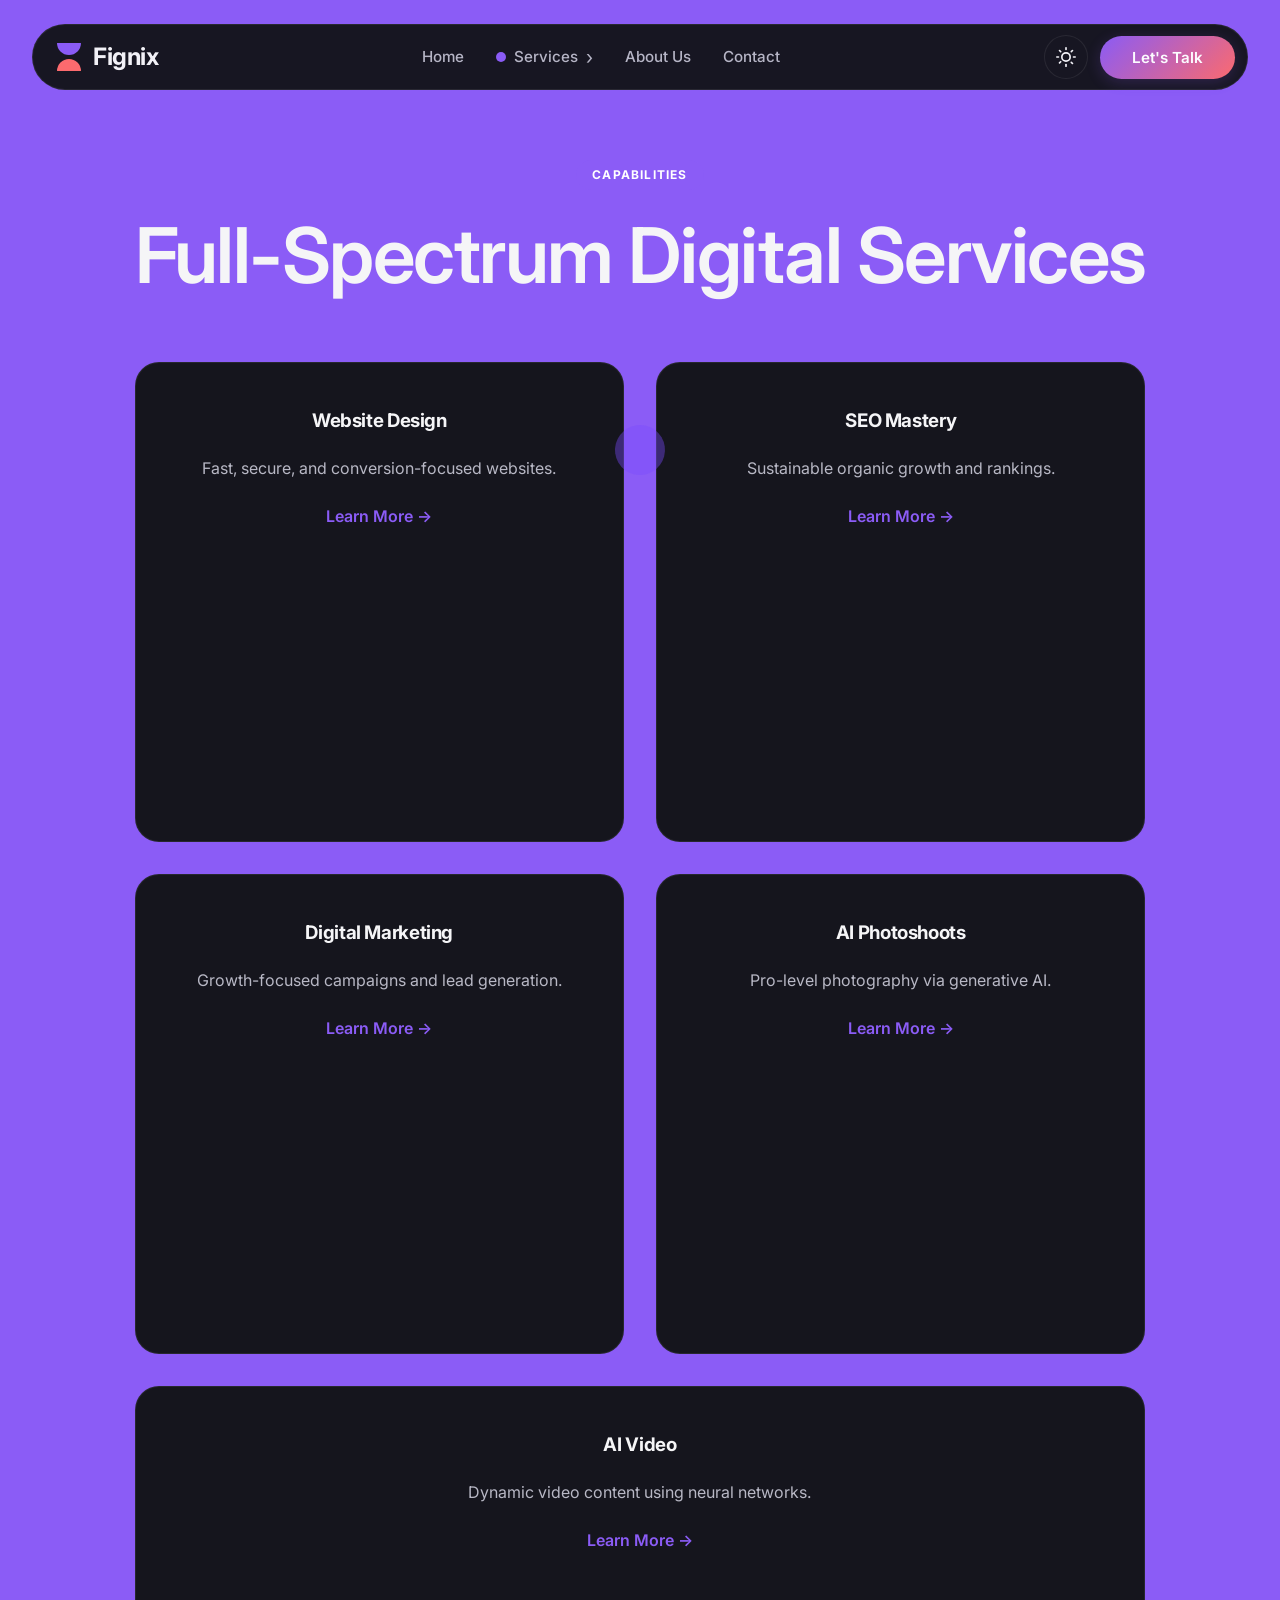
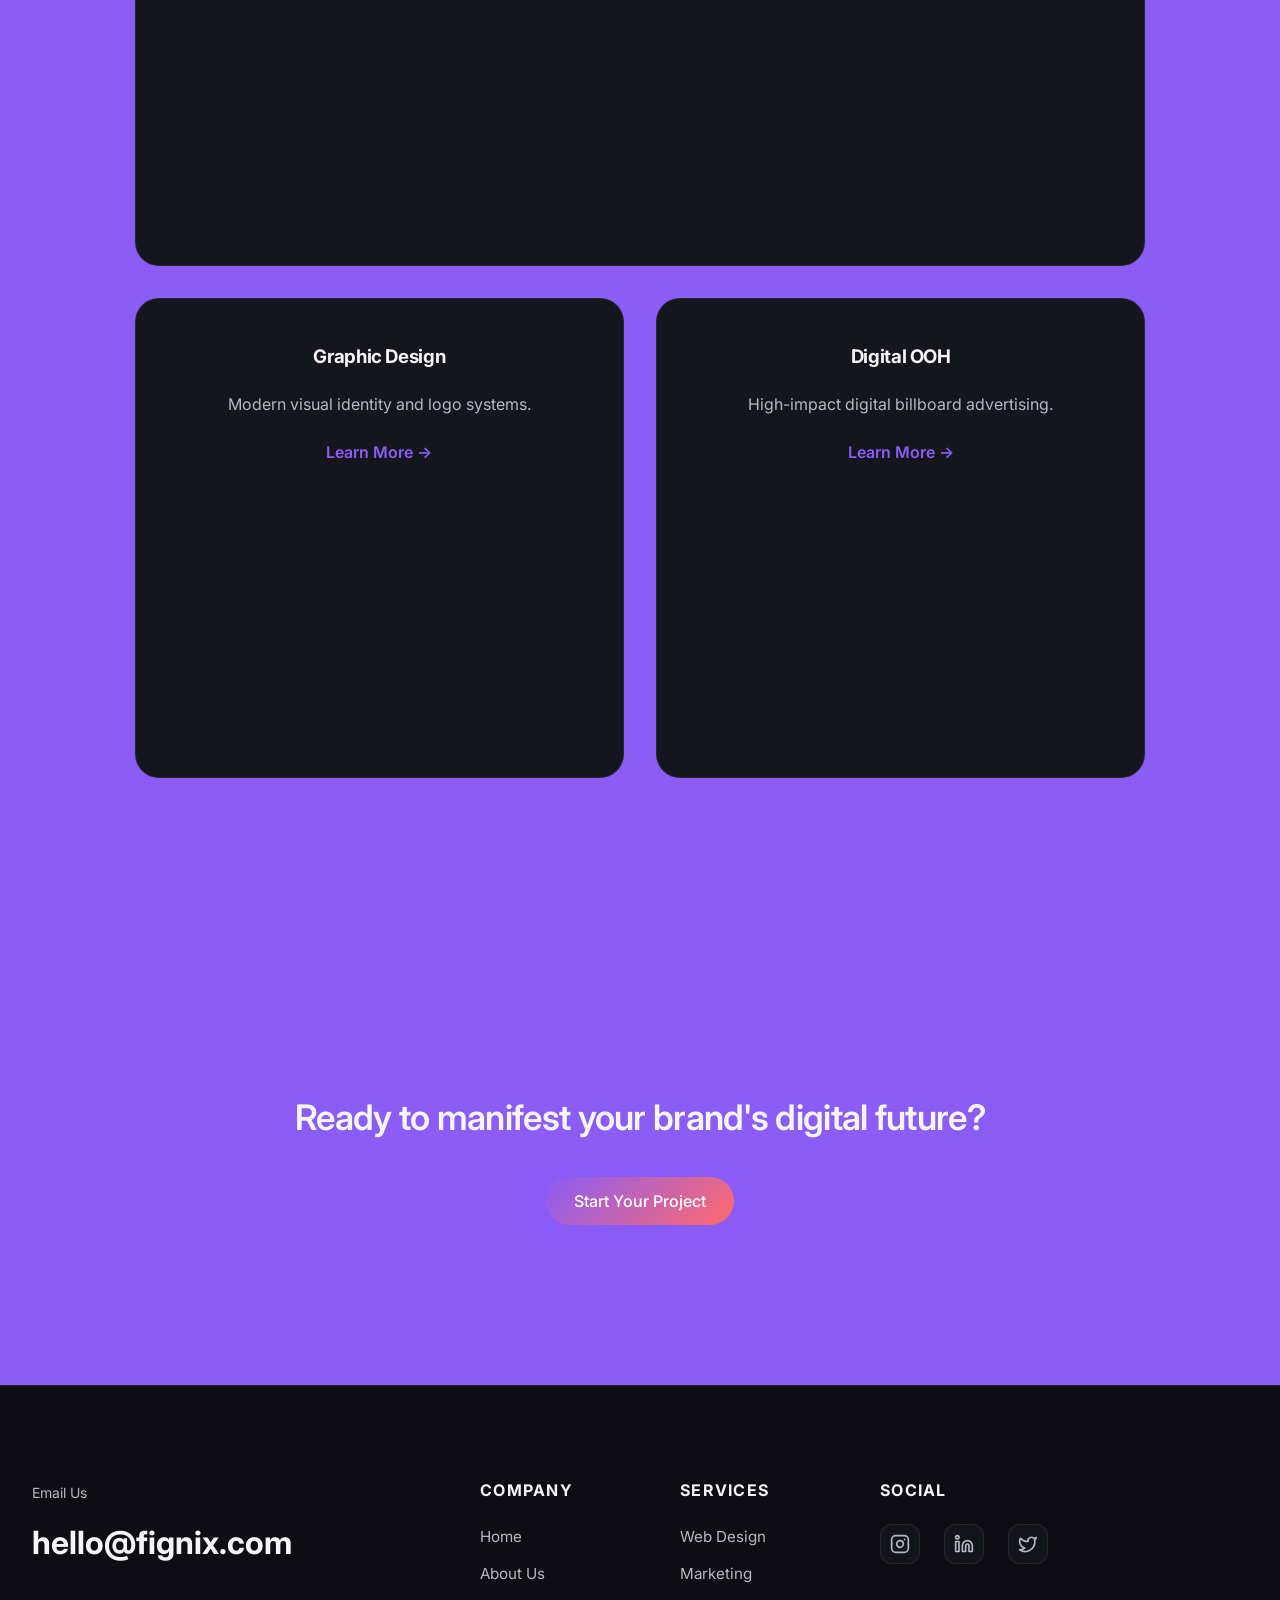
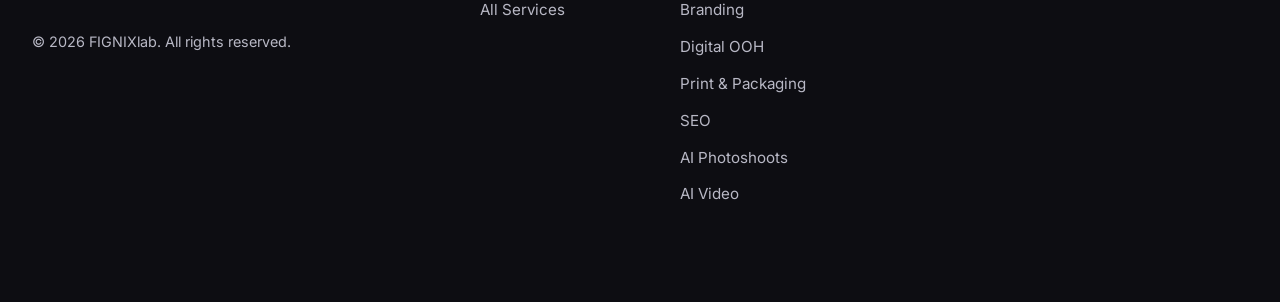
<file: services.html>
<!DOCTYPE html>
<html lang="en">
<head>
    <meta charset="UTF-8">
    <meta name="viewport" content="width=device-width, initial-scale=1.0">
    <title>Expert Digital Services | Fignix</title>
    <!-- Theme Script (Immediate to prevent FOUC) -->
    <script src="assets/js/theme.js"></script>
    <link rel="stylesheet" href="assets/css/style.css">
</head>
<body>
    <canvas id="global-canvas"></canvas>

    <div id="progress-bar" class="scroll-progress"></div>
    <!-- Header Section -->
    <div id="header-container" class="header-container">
        <header class="header">
            <div class="header-logo">
                <div class="logo-icon-wrapper">
                    <div class="logo-top-half"></div>
                    <div class="logo-bottom-half"></div>
                </div>
                <span class="logo-text">Fignix</span>
            </div>
            
            <nav class="header-nav">
                <a href="index.html" class="nav-link">Home</a>
                <div class="nav-item has-dropdown">
                    <a href="services.html" class="nav-link active">
                        <span class="dot"></span>Services <span class="dropdown-arrow">›</span>
                    </a>
                    <div class="mega-menu">
                        <div class="mega-menu-grid">
                            <a href="service-website-design.html" class="mega-service-card">
                                <div class="card-bg" style="background-image: url('assets/images/service_website_design_hero.png');"></div>
                                <div class="card-overlay"></div>
                                <div class="card-content">
                                    <h4>Website Design & Hosting</h4>
                                    <span class="card-arrow">›</span>
                                </div>
                            </a>
                            <a href="service-digital-marketing.html" class="mega-service-card">
                                <div class="card-bg" style="background-image: url('assets/images/service_marketing_hero.png');"></div>
                                <div class="card-overlay"></div>
                                <div class="card-content">
                                    <h4>Digital Marketing</h4>
                                    <span class="card-arrow">›</span>
                                </div>
                            </a>
                            <a href="service-graphic-logo-design.html" class="mega-service-card">
                                <div class="card-bg" style="background-image: url('assets/images/service_branding_hero.png');"></div>
                                <div class="card-overlay"></div>
                                <div class="card-content">
                                    <h4>Graphic & Logo Designing</h4>
                                    <span class="card-arrow">›</span>
                                </div>
                            </a>
                            <a href="service-digital-ooh.html" class="mega-service-card">
                                <div class="card-bg" style="background-image: url('assets/images/service_ooh_hero.png');"></div>
                                <div class="card-overlay"></div>
                                <div class="card-content">
                                    <h4>Digital OOH Advertising</h4>
                                    <span class="card-arrow">›</span>
                                </div>
                            </a>
                            <a href="service-print-packaging.html" class="mega-service-card">
                                <div class="card-bg" style="background-image: url('assets/images/service_print_packaging_hero.png');"></div>
                                <div class="card-overlay"></div>
                                <div class="card-content">
                                    <h4>Print & Packaging</h4>
                                    <span class="card-arrow">›</span>
                                </div>
                            </a>
                            <a href="service-seo.html" class="mega-service-card">
                                <div class="card-bg" style="background-image: url('assets/images/service_seo_hero.png');"></div>
                                <div class="card-overlay"></div>
                                <div class="card-content">
                                    <h4>Search Engine Optimization</h4>
                                    <span class="card-arrow">›</span>
                                </div>
                            </a>
                            <a href="service-ai-photoshoots.html" class="mega-service-card">
                                <div class="card-bg" style="background-image: url('assets/images/service_ai_photoshoot_hero.png');"></div>
                                <div class="card-overlay"></div>
                                <div class="card-content">
                                    <h4>AI Product Photoshoots</h4>
                                    <span class="card-arrow">›</span>
                                </div>
                            </a>
                            <a href="service-ai-video.html" class="mega-service-card">
                                <div class="card-bg" style="background-image: url('assets/images/service_ai_video_hero.png');"></div>
                                <div class="card-overlay"></div>
                                <div class="card-content">
                                    <h4>AI Video Creation</h4>
                                    <span class="card-arrow">›</span>
                                </div>
                            </a>
                        </div>
                    </div>
                </div>
                <div class="nav-item">
                    <a href="about.html" class="nav-link">About Us</a>
                </div>
                <div class="nav-item">
                    <a href="contact.html" class="nav-link">Contact</a>
                </div>
            </nav>
            
                        <div class="header-action">
                <!-- Mobile Toggle -->
                <button class="mobile-menu-toggle" id="mobile-toggle" aria-label="Toggle Mobile Menu">
                    <svg xmlns="http://www.w3.org/2000/svg" viewBox="0 0 24 24" fill="none" stroke="currentColor">
                        <line x1="3" y1="12" x2="21" y2="12" class="line-mid"></line>
                        <line x1="3" y1="6" x2="21" y2="6" class="line-top"></line>
                        <line x1="3" y1="18" x2="21" y2="18" class="line-bot"></line>
                    </svg>
                </button>
                <button class="theme-toggle" id="theme-toggle" aria-label="Toggle Theme">
                    <svg xmlns="http://www.w3.org/2000/svg" width="24" height="24" viewBox="0 0 24 24" fill="none" stroke="currentColor" stroke-width="2" stroke-linecap="round" stroke-linejoin="round" class="sun-icon toggle-icon"><circle cx="12" cy="12" r="5"/><line x1="12" y1="1" x2="12" y2="3"/><line x1="12" y1="21" x2="12" y2="23"/><line x1="4.22" y1="4.22" x2="5.64" y2="5.64"/><line x1="18.36" y1="18.36" x2="19.78" y2="19.78"/><line x1="1" y1="12" x2="3" y2="12"/><line x1="21" y1="12" x2="23" y2="12"/><line x1="4.22" y1="19.07" x2="5.64" y2="17.66"/><line x1="18.36" y1="5.64" x2="19.78" y2="4.22"/></svg>
                    <svg xmlns="http://www.w3.org/2000/svg" width="24" height="24" viewBox="0 0 24 24" fill="none" stroke="currentColor" stroke-width="2" stroke-linecap="round" stroke-linejoin="round" class="moon-icon toggle-icon"><path d="M21 12.79A9 9 0 1 1 11.21 3 7 7 0 0 0 21 12.79z"/></svg>
                </button>
                <button class="btn btn-primary" onclick="openContactModal()">Let's Talk</button>
            </div>
            <!-- Mobile Navigation Drawer -->
            <div class="mobile-nav" id="mobile-nav">
                <a href="index.html" class="mobile-nav-link">Home</a>
                <a href="about.html" class="mobile-nav-link">About Us</a>
                <a href="services.html" class="mobile-nav-link">All Services</a>
                
                <div class="mobile-services-accordion">
                    <div class="mobile-services-label">Specialties</div>
                    <div class="mobile-services-list">
                        <a href="service-website-design.html" class="mobile-service-item">Web Design</a>
                        <a href="service-digital-marketing.html" class="mobile-service-item">Marketing</a>
                        <a href="service-graphic-logo-design.html" class="mobile-service-item">Branding</a>
                        <a href="service-seo.html" class="mobile-service-item">SEO Solutions</a>
                        <a href="service-print-packaging.html" class="mobile-service-item">Packaging</a>
                    </div>
                </div>
                
                <div style="margin-top: auto; padding-top: 2rem; border-top: 1px solid var(--border-color); display: flex; flex-direction: column; gap: 1rem;">
                    <a href="contact.html" class="mobile-nav-link" style="color: var(--primary); font-size: 1.5rem;">Contact Us</a>
                    <button class="btn btn-primary" onclick="openContactModal()" style="width: 100%; padding: 1rem; font-size: 1.1rem; border-radius: 500px;">Let's Talk</button>
                </div>
            </div>
        </header>
    </div>

    <main>

    <section class="cta-section reveal-up">
        <div class="container">
            <div class="section-label">Capabilities</div>
            <h1 style="margin-bottom: 4rem;">Full-Spectrum Digital Services</h1>
            <div class="capabilities-grid" style="display: grid; grid-template-columns: repeat(auto-fill, minmax(320px, 1fr)); gap: 2rem;">
                <div class="service-card">
                    <h3>Website Design</h3>
                    <p style="margin: 1.5rem 0; color: var(--text-light);">Fast, secure, and conversion-focused websites.</p>
                    <a href="service-website-design.html" style="color: var(--primary);">Learn More →</a>
                </div>
                <div class="service-card">
                    <h3>SEO Mastery</h3>
                    <p style="margin: 1.5rem 0; color: var(--text-light);">Sustainable organic growth and rankings.</p>
                    <a href="service-seo.html" style="color: var(--primary);">Learn More →</a>
                </div>
                <div class="service-card">
                    <h3>Digital Marketing</h3>
                    <p style="margin: 1.5rem 0; color: var(--text-light);">Growth-focused campaigns and lead generation.</p>
                    <a href="service-digital-marketing.html" style="color: var(--primary);">Learn More →</a>
                </div>
                <div class="service-card">
                    <h3>AI Photoshoots</h3>
                    <p style="margin: 1.5rem 0; color: var(--text-light);">Pro-level photography via generative AI.</p>
                    <a href="service-ai-photoshoots.html" style="color: var(--primary);">Learn More →</a>
                </div>
                <div class="service-card">
                    <h3>AI Video</h3>
                    <p style="margin: 1.5rem 0; color: var(--text-light);">Dynamic video content using neural networks.</p>
                    <a href="service-ai-video.html" style="color: var(--primary);">Learn More →</a>
                </div>
                <div class="service-card">
                    <h3>Graphic Design</h3>
                    <p style="margin: 1.5rem 0; color: var(--text-light);">Modern visual identity and logo systems.</p>
                    <a href="service-graphic-logo-design.html" style="color: var(--primary);">Learn More →</a>
                </div>
                <div class="service-card">
                    <h3>Digital OOH</h3>
                    <p style="margin: 1.5rem 0; color: var(--text-light);">High-impact digital billboard advertising.</p>
                    <a href="service-digital-ooh.html" style="color: var(--primary);">Learn More →</a>
                </div>
            </div>
        </div>
    </section>

    </main>
    
    <!-- CTA Section -->
    <section class="cta-section reveal-up">
        <div class="container">
            <h2 class="cta-heading">Ready to manifest your brand's digital future?</h2>
            <div class="cta-actions">
                <button class="btn btn-primary" onclick="openContactModal()">Start Your Project</button>
            </div>
        </div>
    </section>

        <footer class="footer section-padding container" style="background-color: var(--bg-color); border-top: 1px solid var(--border-color);">
        <div class="footer-bottom">
            <div class="footer-left">
                <p class="footer-label">Email Us</p>
                <a href="mailto:hello@fignix.com" class="footer-email">hello@fignix.com</a>
                <p class="footer-copy">© 2026 FIGNIXlab. All rights reserved.</p>
            </div>
            <div class="footer-links-grid">
                <div class="footer-column">
                    <h4>Company</h4>
                    <ul>
                        <li><a href="index.html">Home</a></li>
                        <li><a href="about.html">About Us</a></li>
                        <li><a href="services.html">All Services</a></li>
                    </ul>
                </div>
                <div class="footer-column">
                    <h4>Services</h4>
                    <ul>
                        <li><a href="service-website-design.html">Web Design</a></li>
                        <li><a href="service-digital-marketing.html">Marketing</a></li>
                        <li><a href="service-graphic-logo-design.html">Branding</a></li>
                        <li><a href="service-digital-ooh.html">Digital OOH</a></li>
                        <li><a href="service-print-packaging.html">Print & Packaging</a></li>
                        <li><a href="service-seo.html">SEO</a></li>
                        <li><a href="service-ai-photoshoots.html">AI Photoshoots</a></li>
                        <li><a href="service-ai-video.html">AI Video</a></li>
                    </ul>
                </div>
                <div class="footer-column">
                    <h4>Social</h4>
                    <ul class="social-links">
                        <li><a href="#" aria-label="Instagram"><svg xmlns="http://www.w3.org/2000/svg" width="20" height="20" viewBox="0 0 24 24" fill="none" stroke="currentColor" stroke-width="2" stroke-linecap="round" stroke-linejoin="round"><rect width="20" height="20" x="2" y="2" rx="5" ry="5"/><path d="M16 11.37A4 4 0 1 1 12.63 8 4 4 0 0 1 16 11.37z"/><line x1="17.5" y1="6.5" x2="17.51" y2="6.5"/></svg></a></li>
                        <li><a href="#" aria-label="LinkedIn"><svg xmlns="http://www.w3.org/2000/svg" width="20" height="20" viewBox="0 0 24 24" fill="none" stroke="currentColor" stroke-width="2" stroke-linecap="round" stroke-linejoin="round"><path d="M16 8a6 6 0 0 1 6 6v7h-4v-7a2 2 0 0 0-2-2 2 2 0 0 0-2 2v7h-4v-7a6 6 0 0 1 6-6z"/><rect width="4" height="12" x="2" y="9"/><circle cx="4" cy="4" r="2"/></svg></a></li>
                        <li><a href="#" aria-label="Twitter"><svg xmlns="http://www.w3.org/2000/svg" width="20" height="20" viewBox="0 0 24 24" fill="none" stroke="currentColor" stroke-width="2" stroke-linecap="round" stroke-linejoin="round"><path d="M22 4s-.7 2.1-2 3.4c1.6 10-9.4 17.3-18 11.6 2.2.1 4.4-.6 6-2C3 15.5.5 9.6 3 5c2.2 2.6 5.6 4.1 9 4-.9-4.2 4-6.6 7-3.8 1.1 0 3-1.2 3-1.2z"/></svg></a></li>
                    </ul>
                </div>
            </div>
        </div>
    </footer>


    <!-- Contact Modal -->
    <div id="contact-modal" class="contact-modal">
        <div class="modal-content">
            <button class="modal-close" onclick="closeContactModal()">&times;</button>
            <div class="modal-header">
                <h2 class="modal-title">Let's Talk</h2>
                <p class="modal-subtitle">Share your vision with us and we'll bring it to life.</p>
            </div>
            <form class="modal-form" onsubmit="handleFormSubmit(event)">
                <div class="form-group">
                    <label for="modal-name">Full Name</label>
                    <input type="text" id="modal-name" placeholder="John Doe" required>
                </div>
                <div class="form-group">
                    <label for="modal-email">Email Address</label>
                    <input type="email" id="modal-email" placeholder="john@example.com" required>
                </div>
                <div class="form-group">
                    <label for="modal-service">Service Interested In</label>
                    <select id="modal-service" required>
                        <option value="" disabled selected>Select a service</option>
                        <option value="website">Website Design & Hosting</option>
                        <option value="marketing">Digital Marketing</option>
                        <option value="seo">SEO Optimization</option>
                        <option value="branding">Graphic & Logo Design</option>
                        <option value="ooh">Digital OOH Advertising</option>
                        <option value="ai">AI Creative Services</option>
                    </select>
                </div>
                <div class="form-group">
                    <label for="modal-message">Message</label>
                    <textarea id="modal-message" placeholder="Tell us about your project..." required></textarea>
                </div>
                <button type="submit" class="btn btn-primary" style="width: 100%; margin-top: 1rem;">Send Message</button>
            </form>
        </div>
    </div>
    <script src="assets/js/main.js"></script>
    <script src="assets/js/global-canvas.js"></script>
</body>
</html>
</file>
<file: assets/css/style.css>
/* Combined Styles for Fignix Static Landing Page */

        @import url('https://fonts.googleapis.com/css2?family=Inter:wght@400;500;600;700;800&display=swap');

        :root {
            /* Colors */
            --bg-color: #0D0D12;
            --bg-secondary: #13131A;
            --card-bg: #15151D;
            --text-dark: #F5F5F7;  /* Primary Text */
            --text-light: #B8B8C5; /* Secondary Text */
            --primary: #8B5CF6;    /* Electric Plum */
            --secondary-accent: #C4B5FD;
            --highlight: #FF6B6B;
            --white: #FFFFFF;
            --border-color: rgba(255, 255, 255, 0.08);
            --gradient-primary: linear-gradient(135deg, #8B5CF6, #FF6B6B);
            --text-highlight-bg: linear-gradient(120deg, #8B5CF6, #C4B5FD);
            
            /* Industry Accent Colors (Restored from Original) */
            --accent-teal: #7BB3A5;
            --accent-yellow: #F6D070;
            --accent-blue: #4B78D8;
            --accent-pink: #FFA0B1;
            --accent-orange: #FF8A65;
            --accent-light-blue: #64B5F6;
            
            /* Typography */
            --font-main: 'Inter', sans-serif;
            
            /* Layout */
            --max-width: 1280px;
            --nav-height: 72px;
            
            /* Utilities */
            --border-radius-pill: 500px;
            --border-radius-card: 24px;
            --transition: all 0.3s ease;
            --shadow-primary: 0 10px 25px rgba(139, 92, 246, 0.3);
            
            /* Theme transitions */
            --theme-transition: background-color 0.4s ease, color 0.4s ease, border-color 0.4s ease, backdrop-filter 0.4s ease;
        }

        /* LIGHT THEME OVERRIDES */
        [data-theme="light"] {
            --bg-color: #F8F9FB;
            --bg-secondary: #EFEEF6;
            --card-bg: #FFFFFF;
            --text-dark: #1A1A1E;
            --text-light: #666675;
            --border-color: rgba(0, 0, 0, 0.06);
            --white: #FFFFFF;
            
            /* Adjust gradients for light mode if needed */
            --gradient-primary: linear-gradient(135deg, #7C3AED, #EC4899);
        }

        body {
            transition: var(--theme-transition);
        }

        * {
            margin: 0;
            padding: 0;
            box-sizing: border-box;
        }

        body {
            font-family: var(--font-main);
            background-color: var(--bg-color);
            color: var(--text-dark);
            line-height: 1.5;
            overflow-x: hidden;
            -webkit-font-smoothing: antialiased;
        }

        img {
            max-width: 100%;
            display: block;
        }

        ul {
            list-style: none;
        }

        a {
            text-decoration: none;
            color: inherit;
            transition: var(--transition);
        }

        button {
            cursor: pointer;
            border: none;
            background: none;
            font-family: inherit;
        }

        /* Typography styles */
        h1, h2, h3, h4, h5, h6 {
            line-height: 1.1;
            letter-spacing: -0.02em;
        }

        h1 {
            font-size: clamp(3rem, 6vw, 5rem);
            font-weight: 600;
        }

        h2 {
            font-size: clamp(2rem, 4vw, 3.5rem);
            font-weight: 600;
        }

        .text-light {
            color: var(--text-light);
        }

        /* Layout utilities */
        .container {
            max-width: var(--max-width);
            margin: 0 auto;
            padding: 0 2rem;
        }

        .section-padding {
            padding-top: 6rem;
            padding-bottom: 6rem;
        }

        /* Components */
        .btn {
            display: inline-flex;
            align-items: center;
            justify-content: center;
            padding: 14px 28px;
            border-radius: var(--border-radius-pill);
            font-weight: 500;
            font-size: 1rem;
            transition: var(--transition);
        }

        .btn-primary {
            background: var(--gradient-primary);
            color: var(--white);
            box-shadow: 0 4px 15px rgba(139, 92, 246, 0.2);
        }

        .btn-primary:hover {
            transform: translateY(-3px);
            box-shadow: var(--shadow-primary);
            filter: brightness(1.1);
        }

        .btn-outline {
            background-color: transparent;
            color: var(--primary);
            border: 1px solid var(--primary);
        }

        .btn-outline:hover {
            background-color: var(--primary);
            color: var(--white);
            box-shadow: var(--shadow-primary);
        }

        .btn-white {
            background-color: var(--white);
            color: #0D0D12;
        }

        .btn-white:hover {
            transform: translateY(-2px);
            box-shadow: 0 10px 20px rgba(255,255,255,0.1);
        }

        .section-label {
            display: inline-block;
            padding: 6px 16px;
            border-radius: var(--border-radius-pill);
            background-color: var(--primary);
            color: var(--white);
            font-size: 0.75rem;
            font-weight: 700;
            text-transform: uppercase;
            letter-spacing: 0.1em;
            margin-bottom: 1.5rem;
        }

        /* Pill tags for industries */
        .pill-tag {
            display: inline-flex !important;
            align-items: center !important;
            padding: 12px 24px !important;
            border-radius: 500px !important;
            font-size: 1.125rem !important;
            font-weight: 500 !important;
            color: var(--white) !important;
            white-space: nowrap !important;
            box-shadow: 0 4px 12px rgba(0, 0, 0, 0.1) !important;
        }

        .text-highlight {
            color: var(--primary) !important;
            font-weight: 700;
            text-shadow: 0 0 20px rgba(139, 92, 246, 0.2);
            position: relative;
            display: inline;
        }

        [data-theme="dark"] .text-highlight {
            color: var(--primary) !important;
            background: none !important;
            -webkit-text-fill-color: var(--primary) !important;
            text-shadow: 0 0 30px rgba(139, 92, 246, 0.3);
        }

        /* Animations */
        @keyframes scrollText {
            0% { transform: translateX(0); }
            100% { transform: translateX(-50%); }
        }

        /* --- HEADER STYLES --- */
        .header-container {
            padding: 1.5rem 2rem;
            display: flex;
            justify-content: center;
            position: fixed;
            top: 0;
            left: 0;
            width: 100%;
            z-index: 100;
            transition: transform 0.4s cubic-bezier(0.3, 1, 0.3, 1), padding 0.3s ease;
        }

        .header-container.header-hidden {
            transform: translateY(-100%);
        }

        .header-container.header-scrolled {
            padding: 1rem 2rem;
        }

        .header {
            display: flex;
            align-items: center;
            justify-content: space-between;
            background-color: var(--card-bg);
            opacity: 0.98;
            backdrop-filter: blur(12px);
            -webkit-backdrop-filter: blur(12px);
            border: 1px solid var(--border-color);
            max-width: var(--max-width);
            width: 100%;
            padding: 8px 12px 8px 24px;
            border-radius: var(--border-radius-pill);
            transition: all 0.3s ease;
        }

        .header-scrolled .header {
            background-color: var(--card-bg);
            opacity: 1;
        }

        .header-logo {
            display: flex;
            align-items: center;
            gap: 12px;
        }

        .logo-icon-wrapper {
            display: flex;
            flex-direction: column;
            gap: 2px;
        }

        .logo-top-half {
            width: 24px;
            height: 12px;
            background-color: var(--primary);
            border-radius: 12px 12px 0 0;
            transform: rotate(180deg);
            margin-bottom: 1px;
        }

        .logo-bottom-half {
            width: 24px;
            height: 12px;
            background-color: var(--highlight);
            border-radius: 12px 12px 0 0;
            margin-top: 1px;
        }

        .logo-text {
            font-size: 1.5rem;
            font-weight: 700;
            color: var(--text-dark);
            letter-spacing: -0.02em;
        }

        /* --- THEME TOGGLE STYLES --- */
        .theme-toggle {
            width: 44px;
            height: 44px;
            border-radius: 50%;
            display: flex;
            align-items: center;
            justify-content: center;
            background-color: var(--card-bg);
            border: 1px solid var(--border-color);
            color: var(--text-dark);
            cursor: pointer;
            transition: all 0.3s ease;
            position: relative;
            overflow: hidden;
            flex-shrink: 0;
        }

        .theme-toggle:hover {
            border-color: var(--primary);
            transform: translateY(-2px);
        }

        .toggle-icon {
            font-size: 1.2rem;
            transition: transform 0.5s cubic-bezier(0.4, 0, 0.2, 1);
        }

        /* Theme Icon Visibility */
        .sun-icon, .moon-icon { 
            display: none; 
            width: 20px;
            height: 20px;
            transition: var(--transition); 
        }
        
        [data-theme="light"] .sun-icon { display: none !important; }
        [data-theme="light"] .moon-icon { display: flex !important; }
        
        [data-theme="dark"] .sun-icon { display: flex !important; }
        [data-theme="dark"] .moon-icon { display: none !important; }

        /* Default (Dark Mode) */
        html:not([data-theme]) .sun-icon { display: flex !important; }
        html:not([data-theme]) .moon-icon { display: none !important; }

        .header-nav {
            display: flex;
            align-items: center;
            gap: 32px;
        }

        .nav-item {
            position: relative;
            display: flex;
            align-items: center;
            height: 48px; /* Safe hover area */
        }

        .nav-link {
            display: flex;
            align-items: center;
            gap: 8px;
            font-size: 0.95rem;
            font-weight: 500;
            color: var(--text-light);
            transition: all 0.3s ease;
        }

        .nav-link:hover {
            color: var(--primary);
        }

        .nav-link .dot {
            width: 10px;
            height: 10px;
            background-color: var(--primary);
            border-radius: 50%;
            display: inline-block;
        }

        .dropdown-arrow {
            font-size: 1.2rem;
            font-weight: 400;
            display: inline-block;
            transition: transform 0.3s ease;
        }

        /* Mega Menu Styles */
        .mega-menu {
            position: absolute;
            top: 100%;
            left: 50%;
            transform: translateX(-50%) translateY(10px);
            background-color: #13131A;
            border: 1px solid rgba(255,255,255,0.08);
            border-radius: 24px;
            box-shadow: 0 40px 80px rgba(0, 0, 0, 0.6);
            padding: 2.5rem;
            width: min(1100px, 94vw);
            opacity: 0;
            visibility: hidden;
            transition: all 0.4s cubic-bezier(0.16, 1, 0.3, 1);
            z-index: 1000;
            backdrop-filter: blur(20px);
            -webkit-backdrop-filter: blur(20px);
        }

        .mega-menu::before {
            content: '';
            position: absolute;
            top: -15px;
            left: 0;
            right: 0;
            height: 15px;
        }

        .has-dropdown:hover .mega-menu {
            opacity: 1 !important;
            visibility: visible !important;
            transform: translateX(-50%) translateY(0) !important;
        }

        .has-dropdown:hover .dropdown-arrow {
            transform: rotate(90deg);
        }

        .mega-menu-grid {
            display: grid;
            grid-template-columns: repeat(3, 1fr);
            gap: 1.5rem;
        }

        .mega-service-card {
            position: relative;
            height: 220px;
            border-radius: 18px;
            overflow: hidden;
            display: flex;
            flex-direction: column;
            justify-content: flex-end;
            padding: 1.5rem;
            text-decoration: none;
            border: 1px solid rgba(255, 255, 255, 0.05);
            transition: all 0.4s ease;
        }

        .mega-service-card .card-bg {
            position: absolute;
            inset: 0;
            background-size: cover;
            background-position: center;
            transition: transform 0.6s cubic-bezier(0.2, 0.8, 0.2, 1);
            z-index: 1;
        }

        .mega-service-card .card-overlay {
            position: absolute;
            inset: 0;
            background: linear-gradient(to top, rgba(0,0,0,0.8) 0%, rgba(0,0,0,0.35) 100%);
            z-index: 2;
            transition: background 0.3s ease;
        }

        .mega-service-card .card-content {
            position: relative;
            z-index: 3;
            display: flex;
            align-items: center;
            justify-content: space-between;
        }

        .mega-service-card h4 {
            color: #F5F5F7;
            font-size: 1.1rem;
            font-weight: 600;
            margin: 0;
            line-height: 1.3;
        }

        .card-arrow {
            color: var(--primary);
            font-size: 1.5rem;
            opacity: 0;
            transform: translateX(-10px);
            transition: all 0.3s ease;
        }

        .mega-service-card:hover {
            box-shadow: 0 10px 30px rgba(139, 92, 246, 0.3);
            border-color: rgba(139, 92, 246, 0.4);
            transform: translateY(-2px);
        }

        .mega-service-card:hover .card-bg {
            transform: scale(1.1);
        }

        .mega-service-card:hover .card-overlay {
            background: linear-gradient(to top, rgba(0,0,0,0.9) 0%, rgba(139, 92, 246, 0.15) 100%);
        }

        .mega-service-card:hover .card-arrow {
            opacity: 1;
            transform: translateX(0);
        }

        @media (max-width: 1024px) {
            .mega-menu-grid { grid-template-columns: repeat(2, 1fr); }
            .mega-menu { width: 95vw; padding: 1.5rem; }
        }

        @media (max-width: 600px) {
            .mega-menu-grid { grid-template-columns: 1fr; }
            .mega-service-card { height: 160px; }
        }

        /* Cards */
        .service-card, .process-step, .stat-card, .testimonial-card, .case-study-card {
            background-color: var(--card-bg) !important;
            border: 1px solid var(--border-color) !important;
            transition: all 0.3s ease;
        }

        .service-card:hover, .process-step:hover, .stat-card:hover, .testimonial-card:hover, .case-study-card:hover {
            border-color: var(--primary) !important;
            box-shadow: 0 10px 30px rgba(139, 92, 246, 0.1) !important;
            transform: translateY(-5px);
        }

        .header-action {
            display: flex;
            align-items: center;
            gap: 12px;
        }

        .header-action .btn {
            padding: 12px 32px;
            font-size: 0.95rem;
            font-weight: 600;
        }

        /* Theme Visibility Catch-all */
        .content-heading, .cta-heading, .footer-email-link, .footer-nav-col h4, .sidebar-heading, .quote-block p, .industries-title {
            color: var(--text-dark) !important;
        }

        /* --- MODAL STYLES --- */
        .contact-modal {
            position: fixed;
            top: 0;
            left: 0;
            width: 100%;
            height: 100%;
            background-color: rgba(13, 13, 18, 0.85);
            backdrop-filter: blur(8px);
            display: none;
            align-items: center;
            justify-content: center;
            z-index: 2000;
            opacity: 0;
            transition: opacity 0.3s ease;
        }

        .contact-modal.active {
            display: flex;
            opacity: 1 !important; visibility: visible !important;
        }

        .modal-content {
            background-color: var(--card-bg);
            width: 100%;
            max-width: 500px;
            padding: 3rem;
            border-radius: 32px;
            border: 1px solid var(--border-color);
            position: relative;
            transform: scale(0.9);
            transition: transform 0.4s cubic-bezier(0.3, 1, 0.3, 1);
            box-shadow: 0 30px 60px rgba(0, 0, 0, 0.5);
        }

        .contact-modal.active .modal-content {
            transform: scale(1);
        }

        .modal-close {
            position: absolute;
            top: 24px;
            right: 24px;
            font-size: 2rem;
            color: var(--text-light);
            background: none;
            border: none;
            cursor: pointer;
            transition: color 0.2s;
            line-height: 1;
        }

        .modal-close:hover {
            color: var(--primary);
        }

        .modal-header {
            margin-bottom: 2rem;
            text-align: center;
        }

        .modal-title {
            font-size: 2rem;
            margin-bottom: 0.5rem;
            color: var(--text-dark);
        }

        .modal-subtitle {
            color: var(--text-light);
            font-size: 0.95rem;
        }

        .modal-form {
            display: flex;
            flex-direction: column;
            gap: 1.5rem;
        }

        .form-group {
            display: flex;
            flex-direction: column;
            gap: 0.5rem;
        }

        .form-group label {
            font-size: 0.85rem;
            font-weight: 500;
            color: var(--text-light);
            padding-left: 4px;
        }

        .form-group input, 
        .form-group select, 
        .form-group textarea {
            background-color: var(--bg-secondary);
            border: 1px solid var(--border-color);
            border-radius: 12px;
            padding: 12px 16px;
            color: var(--text-dark);
            font-family: inherit;
            font-size: 1rem;
            transition: border-color 0.2s, box-shadow 0.2s;
        }

        .form-group select {
            appearance: none;
            -webkit-appearance: none;
            -moz-appearance: none;
            background-image: url("data:image/svg+xml;charset=UTF-8,%3Csvg xmlns='http://www.w3.org/2000/svg' viewBox='0 0 24 24' fill='none' stroke='%238b5cf6' stroke-width='2' stroke-linecap='round' stroke-linejoin='round'%3E%3Cpolyline points='6 9 12 15 18 9'%3E%3C/polyline%3E%3C/svg%3E");
            background-repeat: no-repeat;
            background-position: right 16px center;
            background-size: 16px;
            padding-right: 40px;
        }

        .form-group input:focus, 
        .form-group select:focus, 
        .form-group textarea:focus {
            outline: none;
            border-color: var(--primary);
            box-shadow: 0 0 0 4px rgba(139, 92, 246, 0.1);
        }

        .form-group textarea {
            height: 100px;
            resize: none;
        }

        /* Sidebar Glow - For Service Pages */
        .sticky-sidebar-card:hover {
            border-color: var(--primary) !important;
            box-shadow: 
                0 20px 40px rgba(0, 0, 0, 0.4),
                0 0 20px rgba(139, 92, 246, 0.2),
                0 0 40px rgba(139, 92, 246, 0.1) !important;
            transform: translateY(-8px);
        }

        @media (max-width: 1024px) {
            .header-nav, .header-action .btn {
                display: none;
            }
        }

        /* --- MOBILE NAVIGATION STYLES --- */
        .mobile-menu-toggle {
            display: none;
            background: none;
            border: none;
            color: var(--text-dark);
            cursor: pointer;
            padding: 8px;
            z-index: 1001; /* Above mobile nav */
        }
        
        [data-theme="dark"] .mobile-menu-toggle {
            color: var(--text-light);
        }

        .mobile-menu-toggle svg {
            width: 28px;
            height: 28px;
            stroke-width: 2;
        }

        @media (max-width: 1024px) {
            .mobile-menu-toggle {
                display: block;
            }
        }

        .mobile-nav {
            position: fixed;
            top: 0;
            left: 0;
            width: 100%;
            height: 100vh;
            background-color: var(--bg-color);
            z-index: 1000;
            padding: calc(var(--nav-height) + 2rem) 2rem 4rem;
            transform: translateX(100%);
            transition: transform 0.4s cubic-bezier(0.77, 0, 0.175, 1);
            overflow-y: auto;
            visibility: hidden;
            display: flex;
            flex-direction: column;
            gap: 2rem;
        }

        .mobile-nav.active {
            transform: translateX(0);
            visibility: visible;
        }

        .mobile-nav-link {
            font-size: 2rem;
            font-weight: 700;
            color: var(--text-dark);
            text-decoration: none;
            display: block;
            transition: color 0.3s ease;
        }

        [data-theme="dark"] .mobile-nav-link {
            color: var(--text-light);
        }

        .mobile-nav-link:hover, .mobile-nav-link.active {
            color: var(--primary);
        }

        .mobile-services-accordion {
            border-top: 1px solid var(--border-color);
            padding-top: 1rem;
            margin-top: 1rem;
        }

        .mobile-services-label {
            font-size: 1.25rem;
            color: var(--text-light);
            margin-bottom: 1rem;
            text-transform: uppercase;
            letter-spacing: 0.1em;
            font-weight: 600;
        }

        .mobile-services-list {
            display: flex;
            flex-direction: column;
            gap: 1rem;
        }

        .mobile-service-item {
            font-size: 1.25rem;
            color: var(--text-dark);
            text-decoration: none;
        }
        
        [data-theme="dark"] .mobile-service-item {
            color: var(--text-light);
        }


        /* --- HERO STYLES --- */
        .hero {
            padding-top: calc(var(--nav-height) + 12rem);
            text-align: left;
            overflow: hidden;
            padding-bottom: 4rem;
        }

        .hero-content {
            max-width: 800px;
        }

        .hero-title {
            margin-bottom: 1.5rem;
        }

        .hero-description {
            font-size: 1.125rem;
            color: var(--text-dark);
            max-width: 600px;
            margin-bottom: 2.5rem;
            line-height: 1.6;
        }

        .hero-actions {
            display: flex;
            justify-content: flex-start;
            gap: 16px;
            margin-bottom: 6rem;
        }

        .hero-actions .btn-outline {
            border: 1px solid var(--text-dark);
            background-color: transparent;
            color: var(--text-dark);
            border-radius: var(--border-radius-pill);
        }

        .hero-actions .btn-outline:hover {
            background-color: #FFFFFF !important;
            border-color: #FFFFFF !important;
            color: #0D0D12 !important;
        }

        .hero-slider-wrapper {
            width: 100%;
            overflow: hidden;
            position: relative;
        }

        .hero-slider-inner {
            width: max-content;
            will-change: transform;
            transition: transform 0.2s cubic-bezier(0.2, 0.8, 0.2, 1);
        }


        .hero-slider-track {
            display: flex;
            align-items: stretch;
            gap: 20px;
            width: max-content;
            animation: scrollText 180s linear infinite;
        }

        .img-wrap {
            width: 320px;
            height: 320px;
            border-radius: 50%;
            overflow: hidden;
            flex-shrink: 0;
            box-shadow: 0 10px 30px rgba(0,0,0,0.05);
        }

        .img-wrap img {
            width: 100%;
            height: 100%;
            object-fit: cover;
            transition: transform 0.8s ease;
        }

        .img-wrap:hover img {
            transform: scale(1.05);
        }

        .shape {
            flex-shrink: 0;
            height: 320px;
        }

        .shape-half {
            width: 160px;
            border-radius: 0 320px 320px 0;
        }

        .shape-solid {
            width: 120px;
        }

        .shape-circle {
            width: 320px;
            border-radius: 50%;
        }

        .shape-teal { background-color: var(--accent-teal); }
        .shape-orange { background-color: var(--primary); }

        .shape-split-circle {
            width: 320px;
            height: 320px;
            border-radius: 50%;
            flex-shrink: 0;
            background: linear-gradient(135deg, var(--accent-teal) 50%, var(--bg-secondary) 50%);
        }

        .img-pill {
            width: 550px;
            height: 320px;
            border-radius: 160px;
            overflow: hidden;
            flex-shrink: 0;
            box-shadow: 0 10px 30px rgba(0,0,0,0.05);
        }

        .img-pill img {
            width: 100%;
            height: 100%;
            object-fit: cover;
            transition: transform 0.8s ease;
        }

        .img-pill:hover img {
            transform: scale(1.05);
        }

        .shape-offset-circles {
            width: 320px;
            height: 320px;
            flex-shrink: 0;
            display: flex;
            flex-direction: column;
        }

        .offset-top {
            width: 160px;
            height: 160px;
            background-color: var(--primary);
            border-radius: 160px 160px 0 0;
            align-self: flex-end;
        }

        .offset-bottom {
            width: 160px;
            height: 160px;
            background-color: var(--accent-teal);
            border-radius: 0 0 160px 160px;
            align-self: flex-start;
        }

        .shape-vertical-bars {
            width: 160px;
            height: 320px;
            flex-shrink: 0;
            display: flex;
            gap: 15px;
            justify-content: center;
        }

        .shape-vertical-bars .bar {
            width: 35px;
            height: 100%;
            background-color: var(--bg-secondary);
            border-radius: 10px;
        }

        @media (max-width: 768px) {
            .hero {
                padding-top: calc(var(--nav-height) + 6rem);
            }
            
            .img-wrap, .shape-circle {
                width: 240px;
                height: 240px;
            }
            
            .shape {
                height: 240px;
            }
            
            .shape-half {
                width: 120px;
                border-radius: 0 240px 240px 0;
            }
            
            .shape-split-circle, .shape-offset-circles {
                width: 240px;
                height: 240px;
            }
            
            .img-pill {
                width: 380px;
                height: 240px;
                border-radius: 120px;
            }
            
            .offset-top, .offset-bottom {
                width: 120px;
                height: 120px;
            }
            
            .offset-top { border-radius: 120px 120px 0 0; }
            .offset-bottom { border-radius: 0 0 120px 120px; }
            
            .shape-vertical-bars {
                width: 120px;
                height: 240px;
                gap: 10px;
            }
            
            .shape-vertical-bars .bar {
                width: 25px;
            }
        }

        /* --- MARQUEE STYLES --- */
        .marquee-section {
            background-color: var(--primary);
            color: var(--white);
            padding: 5rem 0;
            text-align: center;
            overflow: hidden;
        }

        .section-label-white {
            display: inline-block;
            padding: 6px 16px;
            background-color: var(--primary);
            color: var(--white);
            border-radius: var(--border-radius-pill);
            font-size: 0.75rem;
            font-weight: 700;
            text-transform: uppercase;
            letter-spacing: 0.1em;
            margin-bottom: 1.5rem;
        }

        .marquee-title {
            font-size: clamp(2rem, 3vw, 2.5rem);
            font-weight: 600;
            margin-bottom: 3rem;
            color: var(--text-dark);
        }

        .marquee-container {
            width: 100vw;
            margin-left: 50%;
            transform: translateX(-50%);
            border-top: 1px solid rgba(255, 255, 255, 0.2);
            border-bottom: 1px solid rgba(255, 255, 255, 0.2);
            padding: 1.5rem 0;
            display: flex;
        }

        .marquee-content {
            display: flex;
            gap: 4rem;
            padding-right: 4rem;
            animation: scrollText 30s linear infinite;
            white-space: nowrap;
        }

        .marquee-item {
            display: flex;
            align-items: center;
            gap: 8px;
            font-size: 1.25rem;
            font-weight: 600;
            opacity: 0.8;
            transition: var(--transition);
        }

        .marquee-item span {
            color: var(--text-dark);
        }

        .marquee-item:hover {
            opacity: 1 !important; visibility: visible !important;
        }

        .marquee-item svg {
            opacity: 0.8;
        }

        @media (max-width: 768px) {
            .marquee-item {
                font-size: 1rem;
            }
        }

        /* --- CHALLENGES STYLES --- */
        .challenges-grid {
            display: grid;
            grid-template-columns: 1fr 1fr;
            gap: 6rem;
            align-items: center;
        }

        .challenges-title {
            margin-bottom: 1.5rem;
        }

        .challenges-desc {
            color: var(--text-dark);
            margin-bottom: 2.5rem;
            font-size: 1.125rem;
            line-height: 1.6;
        }

        .challenges-list {
            display: flex;
            flex-direction: column;
            gap: 1.5rem;
        }

        .challenges-list li {
            display: flex;
            align-items: flex-start;
            gap: 16px;
            font-size: 1.05rem;
            color: var(--text-light);
            line-height: 1.5;
        }

        .challenges-list li strong {
            color: var(--text-dark);
        }

        .challenge-icon {
            flex-shrink: 0;
            margin-top: 2px;
        }

        .challenges-visual {
            position: relative;
            border-radius: var(--border-radius-card);
        }

        .visual-card {
            position: relative;
            border-radius: 32px;
            overflow: hidden;
            box-shadow: 0 20px 40px rgba(0,0,0,0.05);
            z-index: 2;
            width: 90%;
        }

        .visual-card img {
            width: 100%;
            height: auto;
            min-height: 480px;
            object-fit: cover;
        }

        .floating-tags-container {
            position: absolute;
            top: -20px;
            right: -30px;
            width: auto;
            height: 100%;
            z-index: 10;
            display: flex;
            flex-direction: column;
            gap: 16px;
            align-items: flex-end;
        }

        .floating-tag {
            padding: 10px 20px;
            border-radius: var(--border-radius-pill);
            font-weight: 600;
            font-size: 0.85rem;
            color: white;
            box-shadow: 0 10px 25px rgba(0,0,0,0.15);
            letter-spacing: 0.05em;
            text-transform: uppercase;
            display: inline-block;
            animation: floatTag 6s ease-in-out infinite;
            animation-delay: var(--del);
        }

        .tag-orange {
            background-color: var(--primary);
        }

        .tag-teal {
            background-color: var(--accent-teal);
            margin-right: 15px;
        }

        .tag-blue {
            background-color: var(--accent-blue);
            margin-right: 35px;
        }

        @keyframes floatTag {
            0% { transform: translateY(0px) rotate(var(--rot)); }
            50% { transform: translateY(-12px) rotate(calc(var(--rot) - 2deg)); }
            100% { transform: translateY(0px) rotate(var(--rot)); }
        }

        @media (max-width: 992px) {
            .challenges-grid {
                grid-template-columns: 1fr;
                gap: 4rem;
            }
            
            .visual-card {
                width: 100%;
            }
            
            .floating-tags-container {
                right: 10px;
                top: 10px;
            }
        }

        /* --- SERVICES STYLES --- */
        .services-header {
            text-align: center;
            margin-bottom: 4rem;
        }

        .services-title {
            margin-bottom: 0;
        }

        .services-grid {
            display: grid;
            grid-template-columns: repeat(3, 1fr);
            gap: 24px;
        }

        .service-card {
            position: relative;
            height: 480px;
            border-radius: var(--border-radius-card);
            overflow: hidden;
            cursor: pointer;
        }

        .service-card:nth-child(5) {
            grid-column: span 2;
        }

        .service-bg-image {
            position: absolute;
            top: 0;
            left: 0;
            width: 100%;
            height: 100%;
            background-size: cover;
            background-position: center;
            transition: transform 0.6s ease;
        }

        .service-card:hover .service-bg-image {
            transform: scale(1.05);
        }

        .service-overlay {
            position: absolute;
            top: 0;
            left: 0;
            width: 100%;
            height: 100%;
            background: linear-gradient(to bottom, rgba(0,0,0,0.1), rgba(0,0,0,0.8));
        }

        .service-content {
            position: absolute;
            inset: 0;
            padding: 2rem;
            display: flex;
            flex-direction: column;
            justify-content: space-between;
            color: white;
        }

        .service-top {
            display: flex;
            justify-content: space-between;
            align-items: flex-start;
        }

        .service-name {
            font-size: 1.5rem;
            font-weight: 600;
            max-width: 70%;
            line-height: 1.2;
        }

        .service-icon-plus {
            width: 40px;
            height: 40px;
            border-radius: 50%;
            background-color: rgba(255,255,255,0.2);
            display: flex;
            align-items: center;
            justify-content: center;
            font-size: 1.5rem;
            color: white;
            backdrop-filter: blur(4px);
            transition: var(--transition);
        }

        .service-card:hover .service-icon-plus {
            background-color: var(--primary);
        }

        .service-desc {
            font-size: 1.05rem;
            opacity: 0;
            transform: translateY(20px);
            transition: all 0.4s ease;
        }

        .service-card:hover .service-desc {
            opacity: 1 !important; visibility: visible !important;
            transform: translateY(0);
        }

        @media (max-width: 992px) {
            .services-grid {
                grid-template-columns: repeat(2, 1fr);
            }
        }

        @media (max-width: 600px) {
            .services-grid {
                grid-template-columns: 1fr;
            }
            
            .service-card:nth-child(5) {
                grid-column: span 1;
            }
        }

        /* --- PROCESS STYLES --- */
        .process-grid {
            display: grid;
            grid-template-columns: 1fr 1fr;
            gap: 6rem;
            align-items: flex-start;
        }

        .process-sticky {
            position: sticky;
            top: 120px;
        }

        .process-title {
            margin-bottom: 2rem;
        }

        .process-actions {
            display: flex;
            gap: 16px;
        }

        .process-steps {
            display: flex;
            flex-direction: column;
            gap: 2rem;
        }

        .process-step {
            background-color: white;
            padding: 3rem 2rem;
            border-radius: var(--border-radius-card);
            box-shadow: 0 10px 30px rgba(0, 0, 0, 0.03);
            display: flex;
            flex-direction: column;
            gap: 1rem;
        }

        .process-step:nth-child(n) {
            background-color: rgba(0, 85, 255, 0.05); /* Match brand */
        }

        .step-num {
            width: 56px;
            height: 56px;
            border-radius: 50%;
            background-color: var(--primary);
            color: white;
            display: flex;
            align-items: center;
            justify-content: center;
            margin-bottom: 1.5rem;
            transition: var(--transition);
        }

        .step-num svg {
            width: 24px;
            height: 24px;
            stroke-width: 2;
        }

        .step-title {
            font-size: 1.5rem;
            margin-bottom: 0.5rem;
        }

        .step-desc {
            color: var(--text-light);
            line-height: 1.6;
        }

        @media (max-width: 992px) {
            .process-grid {
                grid-template-columns: 1fr;
                gap: 4rem;
            }

            .process-sticky {
                position: static;
            }
        }

        /* --- VIDEO SHOWCASE STYLES --- */
        .video-showcase {
            height: 500vh;
            position: relative;
            background-color: var(--text-dark);
        }

        .sticky-container {
            position: sticky;
            top: 0;
            height: 100vh;
            width: 100%;
            overflow: hidden;
            display: flex;
            align-items: center;
            justify-content: center;
        }

        .video-wrapper {
            position: absolute;
            top: 0;
            left: 0;
            width: 100%;
            height: 100%;
            z-index: 1;
        }

        /* Changed from video to img to act as fallback video to prevent broken links */
        .background-video {
            width: 100%;
            height: 100%;
            object-fit: cover;
            transform: scale(1.3);
            filter: blur(8px);
            will-change: transform;
            transform-origin: center center;
        }

        .video-overlay {
            position: absolute;
            top: 0;
            left: 0;
            width: 100%;
            height: 100%;
            background: rgba(0, 0, 0, 0.45);
            z-index: 2;
        }

        .text-container {
            position: relative;
            z-index: 10;
            width: 100%;
            height: 100%;
        }

        .showcase-text {
            position: absolute;
            top: 50%;
            left: 50%;
            transform: translate(-50%, -50%);
            width: 100%;
            max-width: 1200px;
            color: white;
            font-size: clamp(2.5rem, 6vw, 4.5rem);
            line-height: 1.1;
            font-weight: 600;
            letter-spacing: -0.02em;
            text-align: center;
            padding: 0 2rem;
            margin: 0;
            will-change: opacity, transform;
            transition: none;
            visibility: hidden;
        }

        .text-1 {
            opacity: 1; visibility: visible;
        }

        .text-2 {
            opacity: 0;
            visibility: hidden;
        }

        /* --- STATS STYLES --- */
        .stats {
            position: relative;
            z-index: 10;
            margin-top: -60px;
            background-color: var(--bg-color);
            border-top-left-radius: 40px;
            border-top-right-radius: 40px;
        }

        .stats-header {
            text-align: center;
            margin-bottom: 3rem;
        }

        .stats-grid {
            display: grid;
            grid-template-columns: repeat(3, 1fr);
            gap: 24px;
        }

        .stat-card {
            background-color: var(--primary);
            color: white;
            border-radius: var(--border-radius-card);
            padding: 3rem 2rem;
            text-align: center;
            transition: transform 0.3s ease;
        }

        .stat-card:hover {
            transform: translateY(-5px);
        }

        .stat-number {
            font-size: clamp(2rem, 4vw, 3rem);
            font-weight: 700;
            margin-bottom: 0.5rem;
        }

        .stat-label {
            font-size: 1.1rem;
            opacity: 0.9;
        }

        @media (max-width: 768px) {
            .stats-grid {
                grid-template-columns: 1fr;
            }
        }

        /* --- INDUSTRIES STYLES --- */
        .industries {
            padding: 4rem 0;
            overflow: hidden;
            background-color: rgba(0, 85, 255, 0.05);
        }

        .industries-bg {
            padding: 6rem 2rem;
            max-width: 1400px;
            margin: 0 auto;
        }

        .industries-title {
            margin-bottom: 4rem;
        }

        .industries-cluster {
            display: flex;
            flex-wrap: wrap;
            justify-content: center;
            gap: 16px;
            max-width: 900px;
            margin: 0 auto;
        }

        .industries-cluster .drag-wrapper {
            touch-action: none;
            cursor: grab;
            display: inline-block;
            will-change: transform;
            z-index: 1;
            position: relative;
        }

        .industries-cluster .drag-wrapper:active {
            cursor: grabbing;
            z-index: 100;
        }

        .industries-cluster .pill-tag {
            transition: transform 0.3s cubic-bezier(0.25, 1, 0.5, 1);
            box-shadow: 0 4px 12px rgba(0, 0, 0, 0.05);
        }

        .industries-cluster .drag-wrapper:hover .pill-tag {
            transform: scale(1.05);
        }

        .industries-cluster .drag-wrapper:nth-child(1) .pill-tag { transform: rotate(-5deg); }
        .industries-cluster .drag-wrapper:nth-child(2) .pill-tag { transform: rotate(2deg); }
        .industries-cluster .drag-wrapper:nth-child(3) .pill-tag { transform: rotate(-1deg); }
        .industries-cluster .drag-wrapper:nth-child(4) .pill-tag { transform: rotate(4deg); }
        .industries-cluster .drag-wrapper:nth-child(5) .pill-tag { transform: rotate(-3deg); }
        .industries-cluster .drag-wrapper:nth-child(6) .pill-tag { transform: rotate(1deg); }

        .industries-cluster .drag-wrapper:hover .pill-tag {
            transform: scale(1.05) rotate(0deg);
        }

        /* --- TESTIMONIALS STYLES --- */
        .testimonials-header {
            text-align: center;
            margin-bottom: 4rem;
        }

        .testimonials-slider-container {
            width: 100vw;
            margin-left: 50%;
            transform: translateX(-50%);
            overflow: hidden;
            padding: 1rem 0;
        }

        .testimonials-inner, .cta-banner-inner {
            width: max-content;
            will-change: transform;
            transition: transform 0.2s cubic-bezier(0.2, 0.8, 0.2, 1);
        }

        .testimonials-track {
            display: flex;
            gap: 24px;
            width: max-content;
            animation: scrollTestimonial 40s linear infinite;
        }

        .testimonial-card {
            display: flex;
            background-color: var(--primary);
            border-radius: var(--border-radius-card);
            padding: 2.5rem;
            width: 450px;
            flex-shrink: 0;
            color: white;
            text-align: left;
        }

        .testimonial-content {
            display: flex;
            flex-direction: column;
            justify-content: center;
        }

        .quote-icon {
            display: inline-flex;
            align-items: center;
            justify-content: center;
            background-color: white;
            color: var(--primary);
            border-radius: 50%;
            width: 32px;
            height: 32px;
            font-size: 1.5rem;
            margin-bottom: 1rem;
            line-height: 1.2;
        }

        .testimonial-quote {
            font-size: 1rem;
            line-height: 1.6;
            margin-bottom: 1.25rem;
            opacity: 0.95;
            color: white !important;
        }

        .testimonial-name {
            font-weight: 700;
            font-size: 0.9rem;
            color: white;
            opacity: 0.8;
        }

        @keyframes scrollTestimonial {
            0% { transform: translateX(0); }
            100% { transform: translateX(-50%); }
        }

        @media (max-width: 768px) {
            .testimonial-card {
                width: 300px;
                padding: 1.5rem;
            }
        }

        /* --- CASE STUDIES STYLES --- */
        .case-studies {
            padding-bottom: 8rem;
        }

        .case-studies-header {
            display: flex;
            justify-content: space-between;
            align-items: flex-end;
            margin-bottom: 4rem;
        }

        .case-studies-grid {
            display: grid;
            grid-template-columns: 1fr 1fr;
            gap: 32px;
        }

        .case-study-card {
            cursor: pointer;
            border-radius: var(--border-radius-card);
            overflow: hidden;
            background-color: white;
            box-shadow: 0 10px 40px rgba(0,0,0,0.03);
        }

        .cs-img-wrapper {
            position: relative;
            height: 400px;
            overflow: hidden;
        }

        .cs-img-wrapper img {
            width: 100%;
            height: 100%;
            object-fit: cover;
            transition: transform 0.6s ease;
        }

        .case-study-card:hover .cs-img-wrapper img {
            transform: scale(1.05);
        }

        .cs-overlay {
            position: absolute;
            inset: 0;
            background: linear-gradient(to top, rgba(0,0,0,0.2), transparent);
        }

        .cs-content {
            padding: 2.5rem;
        }

        .cs-title {
            font-size: 1.5rem;
            line-height: 1.4;
        }

        @media (max-width: 768px) {
            .case-studies-header {
                flex-direction: column;
                align-items: flex-start;
                gap: 24px;
            }
            
            .case-studies-grid {
                grid-template-columns: 1fr;
            }
        }

        /* --- CTA STYLES --- */
        .cta-section {
            background-color: var(--primary); /* Fignix Purple Theme */
            padding-top: 6rem;
            padding-bottom: 0;
            position: relative;
            display: flex;
            flex-direction: column;
            align-items: center;
            overflow: hidden;
        }

        #global-canvas {
            position: fixed;
            top: 0;
            left: 0;
            width: 100vw;
            height: 100vh;
            pointer-events: none;
            z-index: 9999; /* Top layer but transparent to clicks */
            opacity: 0.8;
        }

        .cta-top {
            display: flex;
            flex-direction: column;
            align-items: center;
            text-align: center;
            margin-bottom: 4rem;
            position: relative;
            z-index: 2;
        }

        .cta-badge {
            background-color: var(--white);
            color: var(--primary); /* Match Purple */
            padding: 8px 16px;
            border-radius: var(--border-radius-pill);
            font-size: 0.75rem;
            font-weight: 700;
            text-transform: uppercase;
            letter-spacing: 0.1em;
            margin-bottom: 1.5rem;
            display: inline-block;
        }

        .cta-heading {
            color: var(--white);
            font-size: clamp(2.5rem, 5vw, 4rem);
            font-weight: 600;
            line-height: 1.1;
            margin-bottom: 2.5rem;
        }

        .cta-actions {
            display: flex;
            gap: 1rem;
            align-items: center;
            justify-content: center;
        }

        .cta-btn {
            padding: 16px 32px;
            border-radius: var(--border-radius-pill);
            font-weight: 600;
            font-size: 1.1rem;
            transition: var(--transition);
            border: none;
            cursor: pointer;
            display: inline-flex;
            align-items: center;
            justify-content: center;
        }

        .cta-btn:hover {
            transform: translateY(-2px);
            box-shadow: 0 4px 12px rgba(0,0,0,0.15);
        }

        .btn-dark { background-color: #1a1a1a; color: #fff; }
        .btn-white { background-color: #fff; color: var(--primary); }

        @keyframes ctaBannerScroll {
            0% { transform: translateX(0); }
            100% { transform: translateX(-50%); }
        }

        @keyframes ctaSpinSlow {
            0% { transform: rotate(360deg); }
            100% { transform: rotate(0deg); }
        }

        .rotate-slow {
            animation: ctaSpinSlow 12s linear infinite;
            will-change: transform;
        }

        .cta-bottom-banner {
            width: 100%;
            overflow: hidden;
            height: 260px;
            position: relative;
            display: flex;
            margin-bottom: 0;
            padding: 0;
        }

        .cta-banner-track {
            display: flex;
            width: max-content;
            animation: ctaBannerScroll 180s linear infinite;
            will-change: transform;
        }

        .cta-banner-group {
            display: flex;
            flex-direction: row;
            align-items: center;
            height: 100%;
            padding-right: 20px;
            gap: 20px;
            flex-shrink: 0;
            min-width: max-content;
        }

        .geometric-shape {
            height: 260px;
            width: 260px;
            flex-shrink: 0;
            border-radius: 50%;
        }

        .cta-shape-split-diag { 
            background: linear-gradient(135deg, var(--accent-teal) 50%, #1a1a1a 50%); 
        }
        
        .cta-shape-stacked-semi {
            width: 260px;
            height: 260px;
            display: flex;
            flex-direction: column;
            flex-shrink: 0;
            overflow: hidden;
        }

        .cta-shape-stacked-semi .top-semi {
            width: 100%;
            height: 50%;
            background-color: #3b82f6; /* Bright Blue */
            border-radius: 0 0 130px 130px;
        }

        .cta-shape-stacked-semi .bottom-semi {
            width: 100%;
            height: 50%;
            background-color: #F6D070; /* Fignix Yellow */
            border-radius: 0 0 130px 130px;
        }
        
        .cta-shape-solid {
            background-color: #1a1a1a;
        }

        .cta-image-pill {
            width: 550px; height: 260px; border-radius: 260px;
            overflow: hidden; flex-shrink: 0; z-index: 1; background-color: #fff;
        }

        .cta-image-pill img { width: 100%; height: 100%; object-fit: cover; }

        .cta-shape-bars { display: flex; gap: 15px; height: 260px; flex-shrink: 0; }
        .cta-shape-bars .bar { 
            width: 80px; 
            height: 100%; 
            background-color: #1a1a1a; 
            border-radius: 0; 
        }

        @media (max-width: 1200px) {
            .cta-image-pill { width: 400px; height: 200px; }
            .geometric-shape { width: 200px; height: 200px; }
            .cta-bottom-banner { height: 200px; }
            .cta-shape-bars { height: 200px; }
            .cta-shape-bars .bar { width: 35px; }
        }

        @media (max-width: 768px) {
            .cta-image-pill { width: 300px; height: 160px; }
            .geometric-shape { width: 160px; height: 160px; }
            .cta-bottom-banner { height: 160px; }
            .cta-shape-bars { height: 160px; gap: 10px; }
            .cta-shape-bars .bar { width: 25px; }
        }
            .cta-heading { font-size: 2.2rem; }
            .cta-actions { flex-direction: column; width: 100%; }
            .cta-btn { width: 100%; }
        }

        /* --- FOOTER STYLES --- */
        .footer {
            border-top: 1px solid var(--border-color);
            padding: 6rem 0 2rem;
        }

        .footer-bottom {
            display: grid;
            grid-template-columns: 1fr 2fr;
            gap: 4rem;
        }

        .footer-label {
            font-size: 0.875rem;
            color: var(--text-light);
            margin-bottom: 1rem;
        }

        .footer-email {
            display: block;
            font-size: 2rem;
            font-weight: 700;
            color: var(--text-dark);
            margin-bottom: 4rem;
            text-decoration: none;
            transition: color 0.2s;
        }
        .footer-email:hover { color: var(--primary); }

        .footer-copy {
            font-size: 0.9rem;
            color: var(--text-light);
        }

        .footer-links-grid {
            display: grid;
            grid-template-columns: repeat(4, 1fr);
            gap: 2rem;
        }

        .footer-column h4 {
            font-size: 1rem;
            margin-bottom: 1.5rem;
            color: var(--text-dark);
            font-weight: 700;
            text-transform: uppercase;
            letter-spacing: 0.08em;
        }

        .footer-column ul {
            display: flex;
            flex-direction: column;
            gap: 12px;
        }

        .footer-column ul a {
            color: var(--text-light);
            font-size: 0.95rem;
            transition: var(--transition);
        }
        
        .footer-column ul a:hover {
            color: var(--primary);
        }

        .social-links {
            flex-direction: row !important;
            gap: 1.5rem !important;
            margin-top: 0.5rem;
        }

        .social-links a {
            display: flex;
            align-items: center;
            justify-content: center;
            width: 40px;
            height: 40px;
            background: var(--bg-secondary);
            border-radius: 12px;
            border: 1px solid var(--border-color);
        }

        .social-links a:hover {
            background: var(--primary);
            color: var(--white) !important;
            transform: translateY(-3px);
            border-color: var(--primary);
        }

        .footer-column ul a:hover {
            color: var(--primary);
        }

        .footer-column p {
            color: var(--text-light);
            font-size: 0.95rem;
            line-height: 1.6;
        }

        @media (max-width: 992px) {
            .footer-bottom {
                grid-template-columns: 1fr;
            }
        }



        /* --- ABOUT PAGE SPECIFIC --- */
        .about-page { padding-top: 80px; }

        .about-badge {
            background-color: rgba(139, 92, 246, 0.1);
            border: 1px solid rgba(139, 92, 246, 0.2);
            color: var(--primary);
            padding: 8px 16px;
            border-radius: var(--border-radius-pill);
            font-size: 0.75rem;
            font-weight: 700;
            text-transform: uppercase;
            letter-spacing: 0.1em;
            display: inline-block;
            margin-bottom: 2rem;
        }

        .hero-layout { display: grid; grid-template-columns: 1fr 1fr; gap: 4rem; align-items: center; padding: 4rem 0 6rem; }
        .hero-visuals { display: grid; grid-template-columns: 1fr 1fr; gap: 20px; }
        .hero-image-card { border-radius: 24px; overflow: hidden; height: 350px; border: 1px solid var(--border-color); }
        .hero-image-card.large { grid-column: span 2; height: 450px; }
        .hero-image-card img { width: 100%; height: 100%; object-fit: cover; transition: transform 0.5s; }
        .hero-image-card:hover img { transform: scale(1.05); }

        @media (max-width: 992px) { 
            .hero-layout { grid-template-columns: 1fr; text-align: center; } 
            .hero-content p { margin: 0 auto 3rem; } 
            .hero-actions { justify-content: center; }
        }

        .stats-section { padding-bottom: 6rem; }

        /* About page overrides stat-card to use theme-aware colors */
        .about-page .stat-card { background: var(--card-bg); border: 1px solid var(--border-color); }
        .about-page .stat-card .stat-number { color: var(--primary); }
        .about-page .stat-card p { color: var(--text-light); }
        .about-page .stat-card .count-numeric { color: var(--primary); }

        /* Story Section */
        .story-section { background-color: var(--bg-secondary); padding-top: 8rem; padding-bottom: 8rem; }
        .story-header { margin-bottom: 4rem; }
        .story-header h2 { font-size: clamp(2.5rem, 4vw, 3.5rem); max-width: 700px; }
        .story-content { display: grid; grid-template-columns: 1fr 1fr; gap: 4rem; }
        .story-content p { font-size: 1.15rem; color: var(--text-light); line-height: 1.8; }
        .story-highlight {
            grid-column: span 2;
            font-size: 1.35rem;
            color: var(--text-dark);
            font-weight: 500;
            margin-top: 3rem;
            padding: 3rem;
            background: rgba(139, 92, 246, 0.07);
            border-left: 4px solid var(--primary);
            border-radius: 0 24px 24px 0;
        }

        /* Story banner image - separate from homepage video-showcase */
        .story-banner {
            position: relative;
            border-radius: 32px;
            overflow: hidden;
            margin-top: 5rem;
            height: 480px;
        }
        .story-banner img { width: 100%; height: 100%; object-fit: cover; }
        .story-banner-overlay {
            position: absolute;
            inset: 0;
            background: linear-gradient(135deg, rgba(88, 60, 200, 0.7) 0%, rgba(0,0,0,0.5) 100%);
            display: flex;
            align-items: center;
            justify-content: center;
            padding: 3rem;
        }
        .story-banner-overlay h2 {
            font-size: clamp(1.75rem, 3vw, 2.75rem);
            color: white;
            text-align: center;
            line-height: 1.3;
            max-width: 700px;
        }

        @media (max-width: 768px) { 
            .story-content { grid-template-columns: 1fr; } 
            .story-content p { font-size: 1.1rem; } 
            .story-highlight { grid-column: 1; padding: 2rem; } 
        }

        /* Mission Section */
        .mission-grid { display: grid; grid-template-columns: 1fr 1.5fr; gap: 6rem; align-items: start; }
        .mission-values { display: grid; grid-template-columns: 1fr 1fr; gap: 3rem; }
        .value-card { background: var(--card-bg); border: 1px solid var(--border-color); padding: 3rem; border-radius: 24px; transition: var(--transition); }
        .value-card:hover { transform: translateY(-5px); border-color: var(--primary); }
        .value-icon { margin-bottom: 2rem; color: var(--primary); }
        .value-card h4 { font-size: 1.25rem; margin-bottom: 1rem; color: var(--text-dark); }
        .value-card p { color: var(--text-light); font-size: 0.95rem; }

        @media (max-width: 1100px) { .mission-grid { grid-template-columns: 1fr; gap: 4rem; } }
        @media (max-width: 600px) { .mission-values { grid-template-columns: 1fr; } }

        /* Team Section */
        .team-section { background-color: var(--bg-secondary); }
        .cta-section { padding-top: 10rem; padding-bottom: 10rem; text-align: center; }
        .team-grid { display: grid; grid-template-columns: repeat(4, 1fr); gap: 24px; }
        .team-card { position: relative; height: 450px; border-radius: 24px; overflow: hidden; border: 1px solid var(--border-color); }
        .team-card img { width: 100%; height: 100%; object-fit: cover; filter: grayscale(100%); transition: 0.5s; }
        .team-card:hover img { filter: grayscale(0%); transform: scale(1.05); }
        .team-info { position: absolute; bottom: 0; width: 100%; padding: 3rem 1.5rem 2rem; background: linear-gradient(to top, rgba(0,0,0,0.92) 40%, transparent); color: #fff; }
        .team-info h4 { font-size: 1.25rem; margin-bottom: 0.5rem; color: #fff; }
        .team-info p { color: var(--primary); font-weight: 600; font-size: 0.85rem; text-transform: uppercase; letter-spacing: 0.05em; }

        @media (max-width: 992px) { .team-grid { grid-template-columns: 1fr 1fr; } }
        @media (max-width: 600px) { .team-grid { grid-template-columns: 1fr; } }

        /* Trust Section */
        .trust-section { padding-top: 8rem; padding-bottom: 8rem; text-align: center; }
        .trust-grid { display: grid; grid-template-columns: repeat(3, 1fr); gap: 32px; margin-top: 4rem; }
        .trust-card { padding: 3rem; background: var(--card-bg); border-radius: 32px; border: 1px solid var(--border-color); transition: var(--transition); text-align: left; }
        .trust-card:hover { border-color: var(--primary); transform: translateY(-5px); }
        .trust-card h3 { font-size: 1.35rem; margin-bottom: 1rem; color: var(--text-dark); }
        .trust-card p { color: var(--text-light); }

        /* Final CTA */
        .final-cta { padding-top: 8rem; padding-bottom: 8rem; text-align: center; background: var(--bg-color); border-top: 1px solid var(--border-color); }
        .final-cta h2 { font-size: clamp(2.5rem, 5vw, 4rem); margin-bottom: 3rem; color: var(--text-dark); }

        /* --- SERVICES PAGE SPECIFIC --- */
        .scroll-progress { position: fixed; top: 0; left: 0; width: 0%; height: 3px; background: var(--gradient-primary); z-index: 2000; }
        
        .service-card {
            background: var(--card-bg);
            padding: 3rem;
            border-radius: 24px;
            border: 1px solid var(--border-color);
            transition: var(--transition);
        }
        .service-card:hover { border-color: var(--primary); transform: translateY(-5px); }
        .service-card h3 { margin-bottom: 1.5rem; }
        .service-card p { margin: 1.5rem 0; color: var(--text-light); }
        .service-card a { color: var(--primary); font-weight: 600; }

        /* --- INDIVIDUAL SERVICE PAGES SHARED STYLES --- */
        .services-hero { padding-top: calc(var(--nav-height) + 6rem); padding-bottom: 6rem; text-align: center; }
        .services-title { font-size: clamp(3rem, 6vw, 4.5rem); margin-bottom: 2rem; font-family: var(--font-display); }
        .services-subtitle { font-size: 1.25rem; color: var(--text-light); max-width: 700px; margin: 0 auto 3.5rem; }
        .hero-image-wrapper { max-width: 1100px; margin: 0 auto; border-radius: 40px; overflow: hidden; height: 600px; border: 1px solid var(--border-color); }
        .hero-image-wrapper img { width: 100%; height: 100%; object-fit: cover; }

        .services-content { padding-top: 8rem; padding-bottom: 8rem; }
        .content-grid { display: grid; grid-template-columns: 1.8fr 1fr; gap: 6rem; align-items: flex-start; }
        .left-column { display: flex; flex-direction: column; gap: 5rem; }
        .content-heading { font-size: 2.5rem; font-weight: 600; margin-bottom: 2rem; color: var(--white); font-family: var(--font-display); }
        .content-text { font-size: 1.15rem; line-height: 1.8; color: var(--text-light); }
        .capabilities-list { display: grid; grid-template-columns: 1fr 1fr; gap: 1.5rem; }
        .capabilities-list li { font-size: 1rem; color: var(--text-light); padding: 1.5rem; background: var(--bg-secondary); border-radius: 16px; border: 1px solid var(--border-color); }
        .capabilities-list li strong { color: var(--primary); display: block; margin-bottom: 0.5rem; }

        .quote-block { background: rgba(139, 92, 246, 0.05); padding: 4rem; border-radius: 32px; border-left: 4px solid var(--primary); }
        .quote-block p { font-size: 1.5rem; font-weight: 500; font-style: italic; color: var(--white); font-family: var(--font-display); }

        .image-block { border-radius: 32px; overflow: hidden; height: 500px; border: 1px solid var(--border-color); }
        .image-block img { width: 100%; height: 100%; object-fit: cover; }

        .right-column { position: sticky; top: 120px; }
        .sticky-sidebar-card { background: var(--bg-secondary); padding: 4rem 3rem; border-radius: 32px; border: 1px solid var(--border-color); display: flex; flex-direction: column; gap: 2rem; transition: all 0.3s cubic-bezier(0.2, 0.8, 0.2, 1); }
        .sticky-sidebar-card:hover { border-color: var(--primary) !important; box-shadow: 0 20px 40px rgba(0, 0, 0, 0.4), 0 0 20px rgba(139, 92, 246, 0.2), 0 0 40px rgba(139, 92, 246, 0.1) !important; transform: translateY(-8px); }
        .sidebar-heading { font-size: 2.25rem; font-weight: 600; line-height: 1.1; color: var(--white); font-family: var(--font-display); }
        .sidebar-text { color: var(--text-light); font-size: 1.1rem; }
        .sidebar-graphic { margin-top: 2rem; display: flex; flex-direction: column; align-items: center; gap: 4px; }
        .semi-circle { width: 180px; height: 90px; }
        .semi-circle-top { background-color: var(--primary); border-radius: 180px 180px 0 0; }
        .semi-circle-bottom { background-color: var(--highlight); border-radius: 0 0 180px 180px; }

        /* Other Services Cards */
        .other-services { padding-top: 8rem; padding-bottom: 8rem; background-color: var(--bg-secondary); }
        .other-services .services-grid { display: grid; grid-template-columns: repeat(2, 1fr); gap: 32px; margin-top: 4rem; }
        .other-services .service-card { position: relative; height: 450px; border-radius: var(--border-radius-card); overflow: hidden; border: 1px solid var(--border-color); }
        .other-services .service-bg-image { position: absolute; inset: 0; background-size: cover; background-position: center; transition: transform 0.8s cubic-bezier(0.2, 0.8, 0.2, 1); }
        .other-services .service-card:hover .service-bg-image { transform: scale(1.1); }
        .other-services .service-overlay { position: absolute; inset: 0; background: linear-gradient(to bottom, transparent, rgba(13, 13, 18, 0.9)); }
        .other-services .service-content { position: absolute; inset: 0; padding: 2.5rem; display: flex; flex-direction: column; justify-content: flex-end; color: white; }
        .other-services .service-name { font-size: 1.75rem; font-weight: 600; margin-bottom: 0.75rem; }
        .other-services .service-desc { font-size: 1rem; color: var(--text-light); opacity: 0.8; }

        @media (max-width: 1024px) {
            .content-grid { grid-template-columns: 1fr; gap: 4rem; }
            .right-column { position: static; }
            .hero-image-wrapper { height: 400px; }
            .other-services .services-grid { grid-template-columns: 1fr; }
            .capabilities-list { grid-template-columns: 1fr; }
        }

        /* --- MOBILE LAYOUT FIXES --- */
        @media (max-width: 768px) {
            body { overflow-x: hidden; }
            .about-page { padding-top: 60px; }
            
            /* Global Container Fix */
            .container, .container-fluid { 
                padding-left: 24px !important; 
                padding-right: 24px !important; 
                width: 100% !important;
            }

            /* Hero & Section Spacings */
            .hero, .hero-layout, .services-hero, .contact-hero { 
                padding-top: 4rem !important; 
                padding-bottom: 3rem !important; 
                padding-left: 24px !important;
                padding-right: 24px !important;
            }
            .section-padding { padding-top: 4rem !important; padding-bottom: 4rem !important; }
            .hero-title, .services-title { font-size: clamp(2.25rem, 8vw, 2.75rem) !important; line-height: 1.1 !important; }
            .hero-description, .services-subtitle { font-size: 1rem !important; margin-bottom: 2rem !important; }
            .hero-image-wrapper { height: 320px !important; }
            
            .hero-actions { flex-direction: column; width: 100%; gap: 1rem; margin-bottom: 3rem !important; }
            .hero-actions .btn { width: 100%; }
            
            /* Story & Mission Fixes */
            .story-banner { height: 300px; margin-top: 3rem; }
            .trust-section { padding-top: 4rem !important; padding-bottom: 4rem !important; padding-left: 24px !important; padding-right: 24px !important; }
            .mission-grid { gap: 2.5rem !important; }
            .value-card { padding: 2rem !important; }

            /* Contact Page Fixes */
            .contact-grid { gap: 2.5rem !important; margin-bottom: 4rem !important; }
            .contact-form-card { padding: 2rem !important; }
            .info-item { padding: 1.5rem !important; }

            /* Services Content Fix */
            .services-content {
                padding-left: 24px !important;
                padding-right: 24px !important;
            }

            /* Global Margin Adjustments */
            h1, h2, h3 { margin-bottom: 1.5rem !important; }
            .cta-section h1 { margin-bottom: 2rem !important; }
            p { line-height: 1.6 !important; }

            /* Burger menu lines styling for animation */
            .mobile-menu-toggle svg line { transition: transform 0.3s ease, opacity 0.3s ease; transform-origin: center; }
            .mobile-menu-toggle.active .line-top { transform: translateY(6px) rotate(45deg); }
            .mobile-menu-toggle.active .line-bot { transform: translateY(-6px) rotate(-45deg); }
            .mobile-menu-toggle.active .line-mid { opacity: 0; }

            /* Mobile Carousels - Expanded to all service grids */
            .why-fignix .services-grid,
            #services .services-grid,
            .trust-grid,
            .capabilities-grid,
            .other-services .services-grid {
                display: flex !important;
                overflow-x: auto;
                scroll-snap-type: x mandatory;
                gap: 16px;
                padding-bottom: 2rem;
                margin-left: -24px !important;
                margin-right: -24px !important;
                padding-left: 24px !important;
                padding-right: 24px !important;
                -webkit-overflow-scrolling: touch;
                scrollbar-width: none;
            }
            
            .why-fignix .services-grid::-webkit-scrollbar,
            #services .services-grid::-webkit-scrollbar,
            .trust-grid::-webkit-scrollbar,
            .capabilities-grid::-webkit-scrollbar,
            .other-services .services-grid::-webkit-scrollbar {
                display: none;
            }
            
            .why-fignix .service-card,
            #services .service-card,
            .trust-card,
            .capabilities-grid .service-card,
            .other-services .service-card {
                flex: 0 0 85%;
                scroll-snap-align: center;
                height: auto !important;
                min-height: 350px;
            }
            
            /* Team Grid Fix */
            .team-grid { gap: 16px !important; }
            .team-card { height: 380px !important; }

            /* Footer Mobile Refinements */
            .footer-bottom { 
                grid-template-columns: 1fr !important; 
                gap: 4rem !important;
                text-align: center;
            }
            .footer-email { font-size: 1.5rem !important; margin-bottom: 2rem !important; }
            .footer-links-grid { 
                display: grid !important;
                grid-template-columns: repeat(2, 1fr) !important; 
                gap: 3rem 1rem !important;
                text-align: left;
            }
            .footer-column:last-child {
                grid-column: span 2;
                text-align: center;
                margin-top: 1rem;
                padding-top: 2rem;
                border-top: 1px solid var(--border-color);
            }
            .footer-column:last-child h4 { display: none; }
            .social-links {
                flex-direction: row !important;
                justify-content: center !important;
                gap: 2rem !important;
                margin-top: 0 !important;
            }
            .social-links a { 
                width: 48px !important; 
                height: 48px !important; 
                background: var(--bg-secondary) !important;
                color: var(--primary) !important;
                border-radius: 50% !important;
            }
            .social-links a:hover {
                background: var(--primary) !important;
                color: var(--white) !important;
            }
        }
</file>
